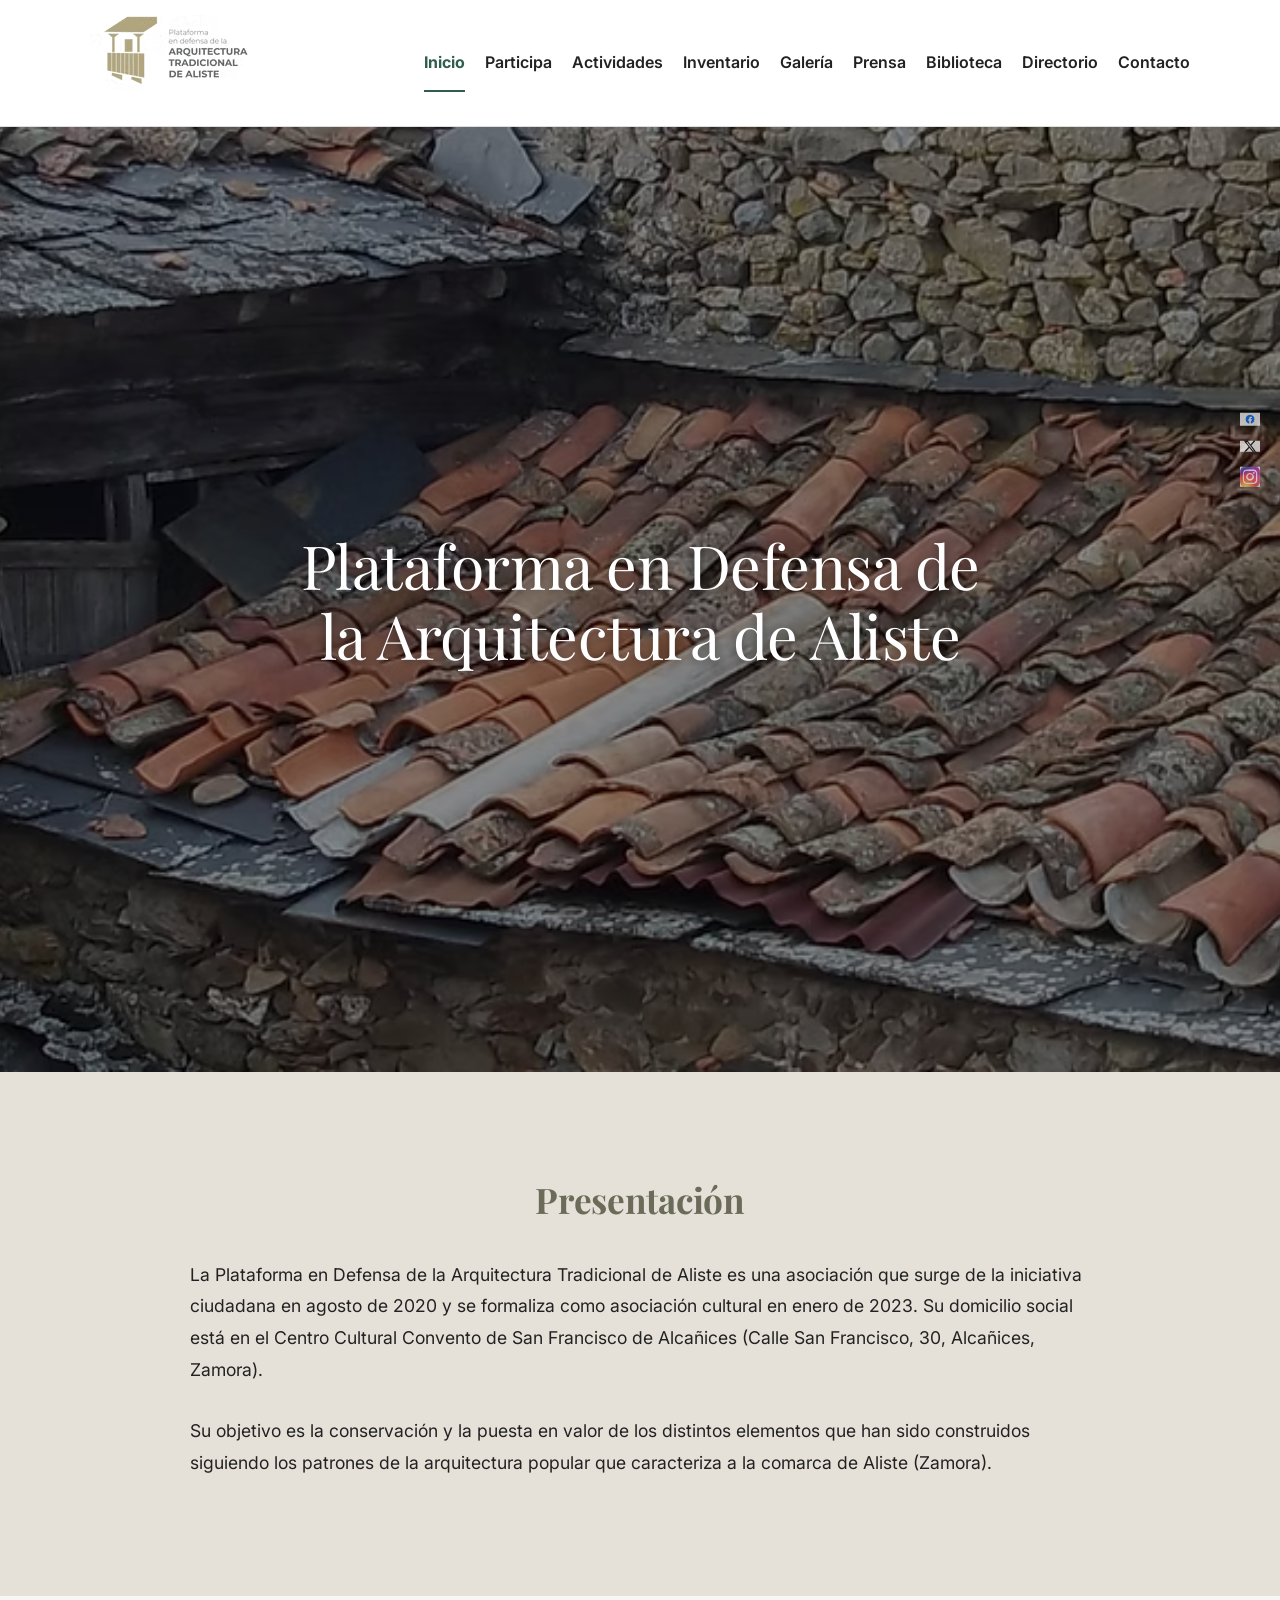
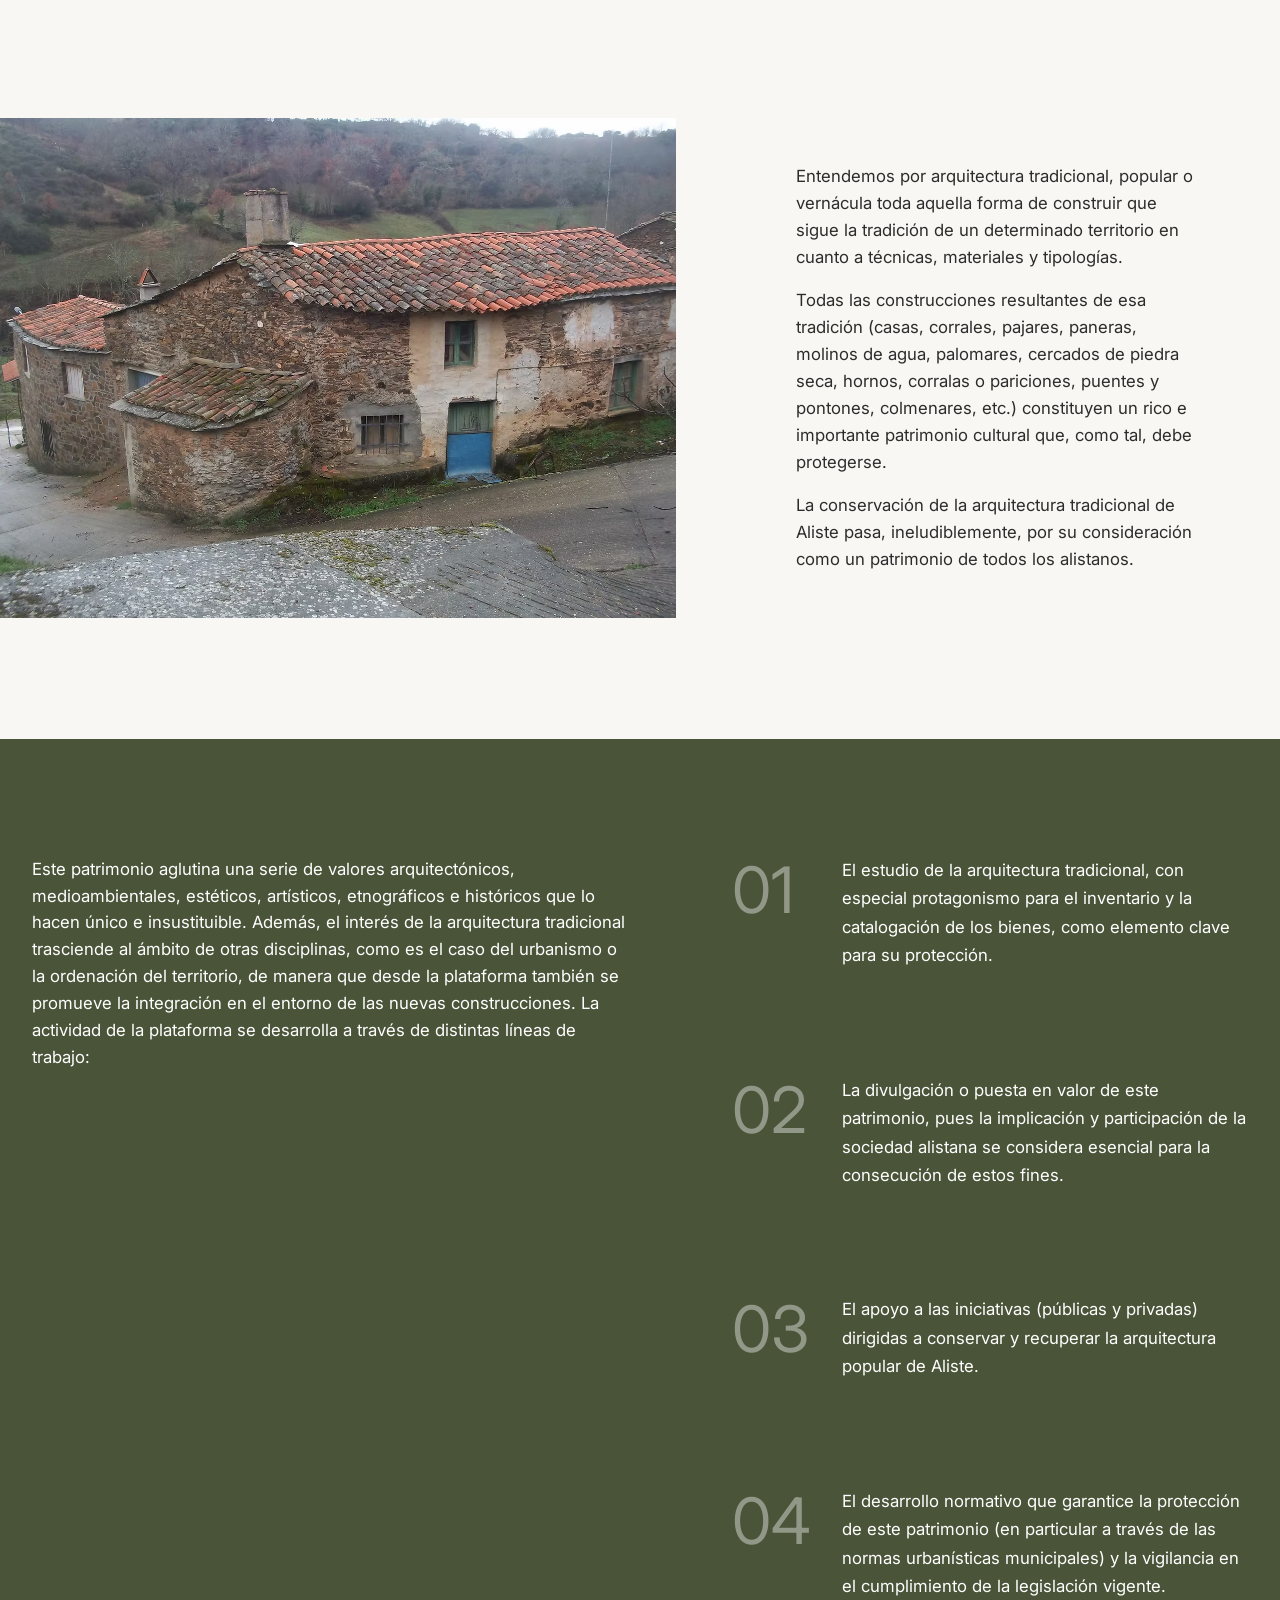
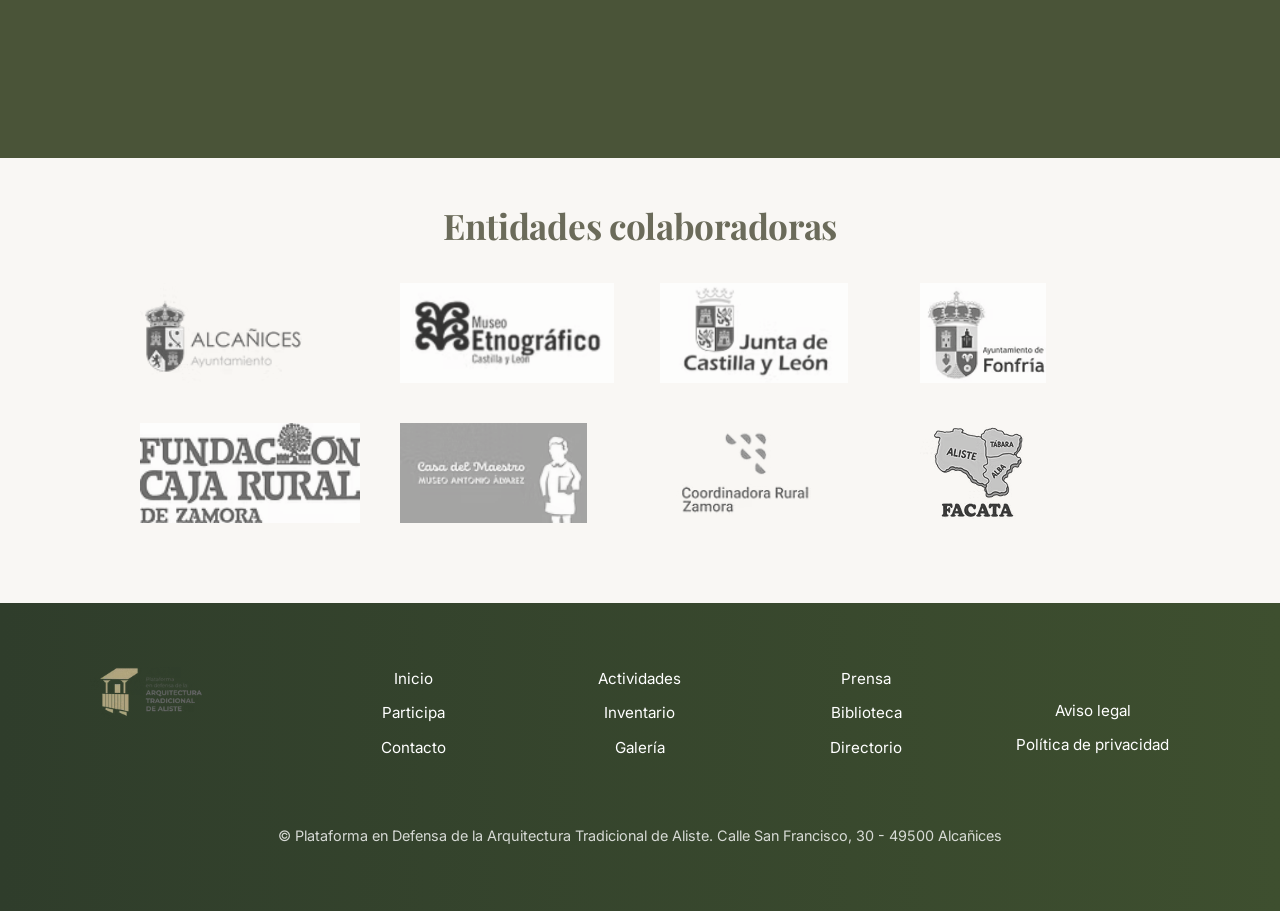
<file: index.html>
<!DOCTYPE html>
<html lang="es">
<head>
    <meta charset="UTF-8">
    <meta name="viewport" content="width=device-width, initial-scale=1.0">  <!-- 👈 AÑADIR -->
    <meta name="format-detection" content="telephone=no">
    <title>Plataforma en Defensa de la Arquitectura Tradicional de Aliste</title>
    <link rel="stylesheet" href="styles.css">
    <link href="https://fonts.googleapis.com/css2?family=Inter&family=Playfair+Display&display=swap" rel="stylesheet">
</head>


<body>

<header>
    <div class="header-container">
        <h1 class="logo">
            <a href="index.html">
                <span class="sr-only">Aliste Arquitectura</span>
                <img src="images/Logo-300x300.avif" alt="Plataforma en Defensa de la Arquitectura Tradicional de Aliste">
            </a>
        </h1>
        <button class="menu-toggle" aria-label="Abrir menú">
            <span></span>
            <span></span>
            <span></span>
        </button>
        <nav>
            <a href="index.html">Inicio</a>
            <a href="participa.html">Participa</a>
            <a href="actividades.html">Actividades</a>
            <a href="inventario.html">Inventario</a>
            <a href="galeria.html">Galería</a>
            <a href="prensa.html">Prensa</a>
            <a href="biblioteca.html">Biblioteca</a>
            <a href="directorio.html">Directorio</a>
            <a href="contacto.html">Contacto</a>
        </nav>  
    </div>
</header>

<main>

    <!-- HERO -->
<section class="hero">
    <h1>
        Plataforma en Defensa de la Arquitectura de Aliste
    </h1>
</section>

    <!-- SOBRE -->
<section class="presentacion reveal">
    <div class="container">

        <h2>Presentación</h2>

        <div class="presentacion-texto">
            <p>
             La Plataforma en Defensa de la Arquitectura Tradicional de Aliste es una asociación que surge de la iniciativa ciudadana en agosto de 2020 y se formaliza como asociación cultural en enero de 2023. Su domicilio social está en el Centro Cultural Convento de San Francisco de Alcañices (Calle San Francisco, 30, Alcañices, Zamora).
            </p>

            <p>     
            Su objetivo es la conservación y la puesta en valor de los distintos elementos que han sido construidos siguiendo los patrones de la arquitectura popular que caracteriza a la comarca de Aliste (Zamora).
            </p>
        </div>

    </div>
</section>

<section class="bloque-doble reveal">

    <div class="bloque-imagen">
        <img src="images/tejado.avif" alt="" alt="" loading="lazy">
    </div>

    <div class="bloque-texto">
        <div class="texto-wrapper">
        <p>

            Entendemos por arquitectura tradicional, popular o vernácula toda aquella forma de construir que sigue la tradición de un determinado territorio en cuanto a técnicas, materiales y tipologías.
        </p>
        <p>
            Todas las construcciones resultantes de esa tradición (casas, corrales, pajares, paneras, molinos de agua, palomares, cercados de piedra seca, hornos, corralas o pariciones, puentes y pontones, colmenares, etc.) constituyen un rico e importante patrimonio cultural que, como tal, debe protegerse.
        </p>
        <p>
            La conservación de la arquitectura tradicional de Aliste pasa, ineludiblemente, por su consideración como un patrimonio de todos los alistanos. 
        </p>
    </div>
        
    </div>

</section>

<section class="bloque-verde reveal">

    <div class="container bloque-verde-grid">

        <!-- TEXTO -->
        <div>
            <p>
                Este patrimonio aglutina una serie de valores arquitectónicos, medioambientales, estéticos, artísticos, etnográficos e históricos que lo hacen único e insustituible. Además, el interés de la arquitectura tradicional trasciende al ámbito de otras disciplinas, como es el caso del urbanismo o la ordenación del territorio, de manera que desde la plataforma también se promueve la integración en el entorno de las nuevas construcciones.

                La actividad de la plataforma se desarrolla a través de distintas líneas de trabajo:            </p>
        </div>

        <!-- LISTA -->
        <div class="lista">

            <div class="item">
                <span class="numero">01</span>
                <p>
                    El estudio de la arquitectura tradicional, con especial protagonismo para el inventario y la catalogación de los bienes, como elemento clave para su protección.
                </p>
            </div>

            <div class="item">
                <span class="numero">02</span>
                <p>
                    La divulgación o puesta en valor de este patrimonio, pues la implicación y participación de la sociedad alistana se considera esencial para la consecución de estos fines.
                </p>
            </div>

            <div class="item">
                <span class="numero">03</span>
                <p>
                    El apoyo a las iniciativas (públicas y privadas) dirigidas a conservar y recuperar la arquitectura popular de Aliste.
                </p>
            </div>

            <div class="item">
                <span class="numero">04</span>
                <p>
                    El desarrollo normativo que garantice la protección de este patrimonio (en particular a través de las normas urbanísticas municipales) y la vigilancia en el cumplimiento de la legislación vigente.
                </p>
            </div>

        </div>

    </div>

</section>


</div> 

    <!-- COLABORADORES -->
    <section id="colaboradores" class="reveal">
        <h2>Entidades colaboradoras</h2>

        <div class="logos">
            <a href="https://www.alcanices.es" target="_blank">
            <img src="images/Ayto-Alcanices.avif" alt="Ayuntamiento de Alcañices" alt="" loading="lazy">
            </a>
            <a href="https://www.alcanices.es" target="_blank">
                <img src="images/Muse-etno.png" alt="Museo Etnográfico" alt="" loading="lazy">
             </a>
            <a href="https://www.alcanices.es" target="_blank">
                <img src="images/Jcyl.png" alt="Junta de Castilla y León" alt="" loading="lazy">
            </a>
            <a href="https://www.alcanices.es" target="_blank">
                <img src="images/Ayto-Fonfria.avif" alt="Ayuntamiento de Fonfría" alt="" loading="lazy">
            </a>
            <a href="https://www.alcanices.es" target="_blank">
                <img src="images/FUNDACION CAJA RURAL ZAMORA LETRA VERDE.avif" alt="Fundación Caja Rural de Zamora" alt="" loading="lazy">
            </a>
            <a href="https://www.alcanices.es" target="_blank">
                <img src="images/Logo Casa del Maestro.avif" alt="Casa del Maestro" alt="" loading="lazy">
            </a>
            <a href="https://www.alcanices.es" target="_blank">
                <img src="images/Logo Coordinadora Rural.avif" alt="Coordinadora Rural Zamora" alt="" loading="lazy">
            </a>
            <a href="https://www.alcanices.es" target="_blank">
                <img src="images/Logo FACATA.avif" alt="FACATA" alt="" loading="lazy">
            </a>
        </div>
    </section>
</div>
</main>

<footer class="footer">

    <div class="footer-container">

        <!-- Logo -->
        <div class="footer-col">
            <a href="index.html" class="footer-logo">
                <img src="images/Logo-300x300.avif" alt="Aliste Arquitectura" alt="" loading="lazy">
            </a>
        </div>

        <!-- Columna 1 -->
        <div class="footer-col">
            <a href="index.html">Inicio</a>
            <a href="participa.html">Participa</a>
            <a href="contacto.html">Contacto</a>
        </div>

        <!-- Columna 2 -->
        <div class="footer-col">
            <a href="actividades.html">Actividades</a>
            <a href="inventario.html">Inventario</a>
            <a href="galeria.html">Galería</a>
        </div>

        <!-- Columna 3 -->
        <div class="footer-col">
            <a href="prensa.html">Prensa</a>
            <a href="biblioteca.html">Biblioteca</a>
            <a href="directorio.html">Directorio</a>
        </div>

        <!-- Legal -->
        <div class="footer-col footer-legal">
            <a href="#">Aviso legal</a>
            <a href="#">Política de privacidad</a>
        </div>

    </div>

    <div class="footer-bottom">
        © Plataforma en Defensa de la Arquitectura Tradicional de Aliste.
        Calle San Francisco, 30 - 49500 Alcañices
    </div>

</footer>

<div class="social-fixed">
    <a href="#"><img src="images/facebook.png" alt="Facebook"></a>
    <a href="#"><img src="images/X.png" alt="X"></a>
    <a href="#"><img src="images/Instagram.jpeg" alt="Instagram"></a>
</div>

<div class="menu-overlay"></div>

<script src="script.js"></script>

</body>
</html>
</file>
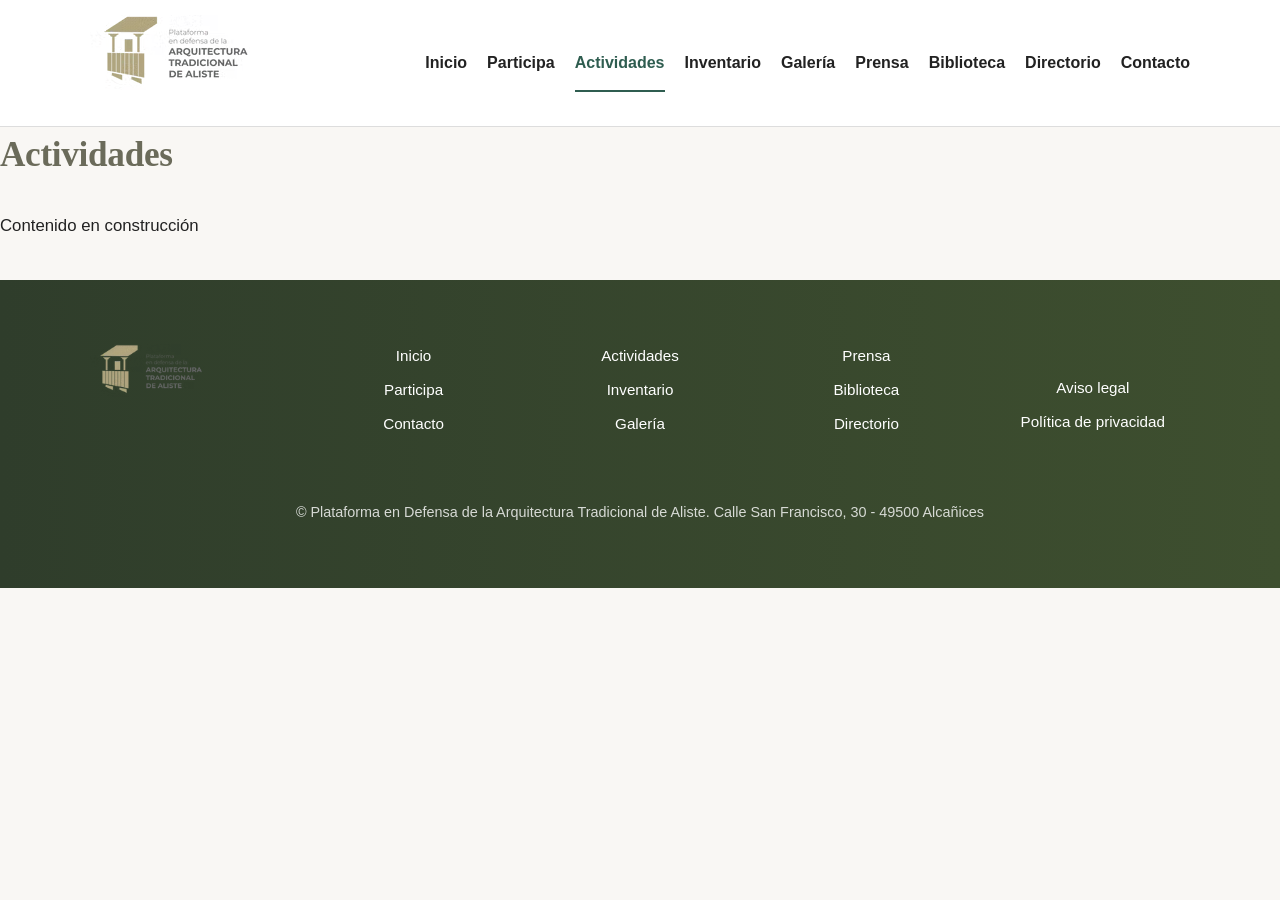
<file: actividades.html>
<!DOCTYPE html>
<html lang="es">
<head>
    <meta charset="UTF-8">
    <title>Plataforma en Defensa de la Arquitectura Tradicional de Aliste</title>
    <link rel="stylesheet" href="styles.css">
</head>
<body>

<header>
    <div class="header-container">
        <h1 class="logo">
            <a href="index.html">
                <span class="sr-only">Aliste Arquitectura</span>
                <img src="images/Logo-300x300.avif" alt="Plataforma en Defensa de la Arquitectura Tradicional de Aliste">
            </a>
       </h1>
        <nav>
            <a href="index.html">Inicio</a>
            <a href="participa.html">Participa</a>
            <a href="actividades.html">Actividades</a>
            <a href="inventario.html">Inventario</a>
            <a href="galeria.html">Galería</a>
            <a href="prensa.html">Prensa</a>
            <a href="biblioteca.html">Biblioteca</a>
            <a href="directorio.html">Directorio</a>
            <a href="contacto.html">Contacto</a>
        </nav>
    </div>
</header>

<main>
    <h2>Actividades</h2>
    <p>Contenido en construcción</p>
</main>

<footer class="footer">

    <div class="footer-container">

        <!-- Logo -->
        <div class="footer-col">
            <a href="index.html" class="footer-logo">
                <img src="images/Logo-300x300.avif" alt="Aliste Arquitectura">
            </a>
        </div>

        <!-- Columna 1 -->
        <div class="footer-col">
            <a href="index.html">Inicio</a>
            <a href="participa.html">Participa</a>
            <a href="contacto.html">Contacto</a>
        </div>

        <!-- Columna 2 -->
        <div class="footer-col">
            <a href="actividades.html">Actividades</a>
            <a href="inventario.html">Inventario</a>
            <a href="galeria.html">Galería</a>
        </div>

        <!-- Columna 3 -->
        <div class="footer-col">
            <a href="prensa.html">Prensa</a>
            <a href="biblioteca.html">Biblioteca</a>
            <a href="directorio.html">Directorio</a>
        </div>

        <!-- Legal -->
        <div class="footer-col footer-legal">
            <a href="#">Aviso legal</a>
            <a href="#">Política de privacidad</a>
        </div>

    </div>

    <div class="footer-bottom">
        © Plataforma en Defensa de la Arquitectura Tradicional de Aliste.
        Calle San Francisco, 30 - 49500 Alcañices
    </div>

</footer>


<script src="script.js"></script>
</body>
</html>
</file>
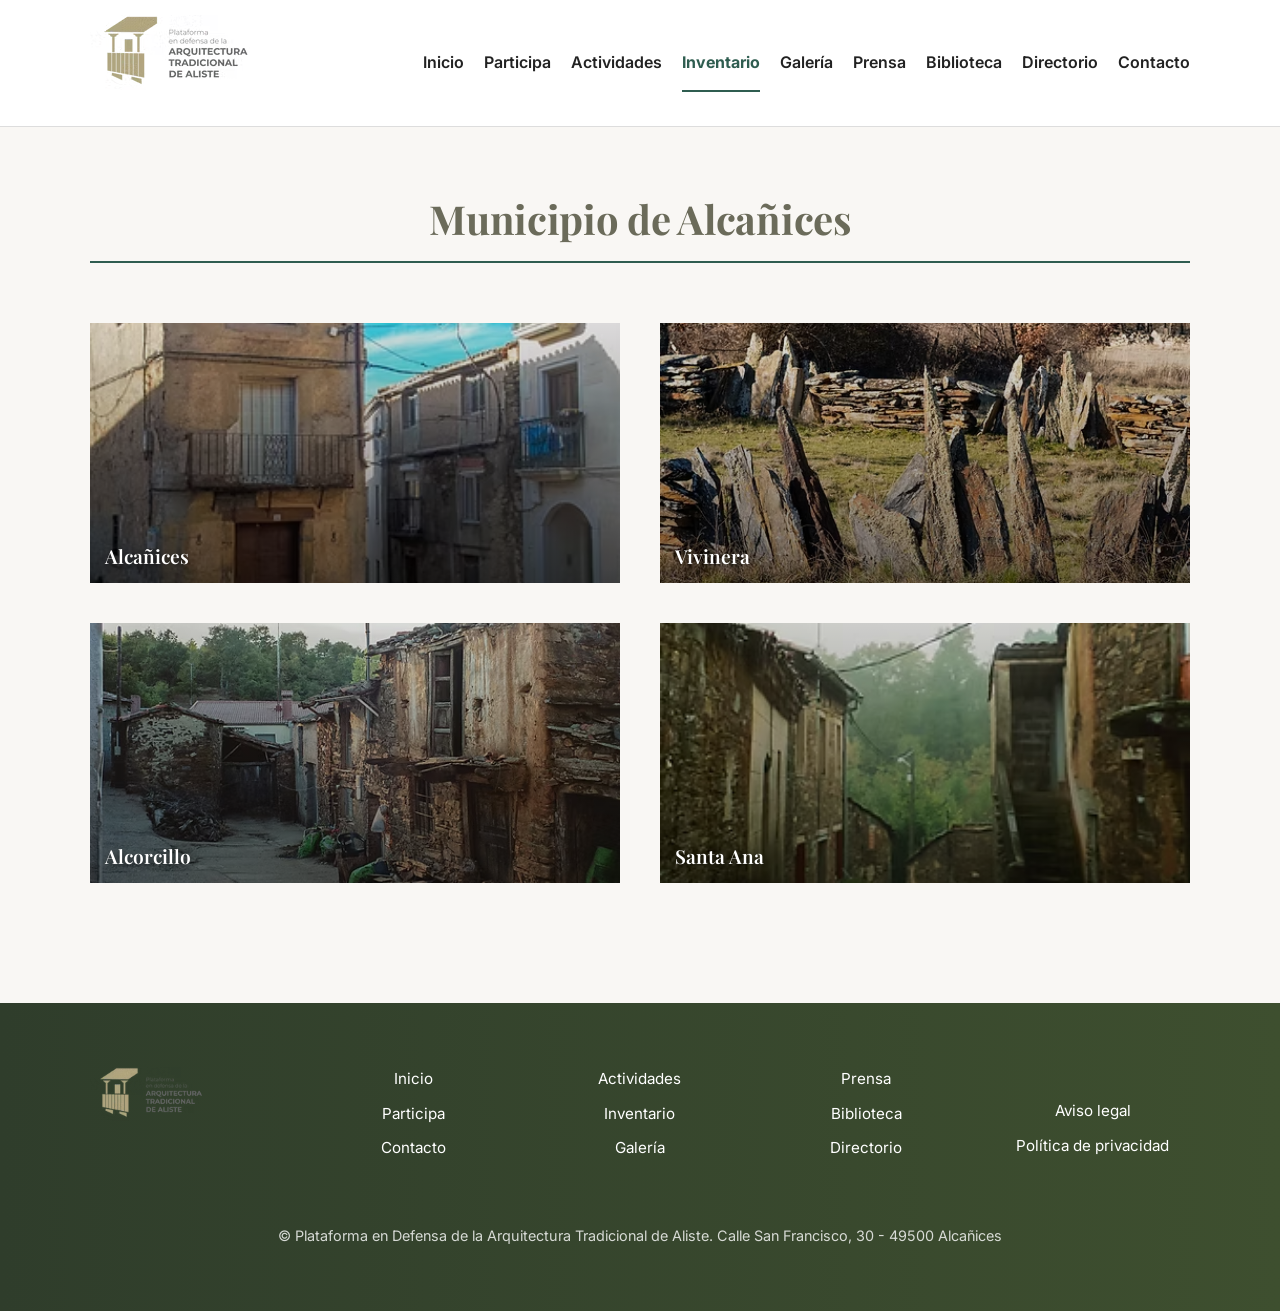
<file: alcanices.html>
<!DOCTYPE html>
<html lang="es">
<head>
    <meta charset="UTF-8">
    <meta name="viewport" content="width=device-width, initial-scale=1.0">
    <meta name="format-detection" content="telephone=no">
    <title>Alcañices | Inventario</title>

    <link rel="stylesheet" href="styles.css">
    <link href="https://fonts.googleapis.com/css2?family=Inter&family=Playfair+Display&display=swap" rel="stylesheet">
</head>

<body>

<header>
    <div class="header-container">
        <h1 class="logo">
            <a href="index.html">
                <span class="sr-only">Aliste Arquitectura</span>
                <img src="images/Logo-300x300.avif" alt="Plataforma en Defensa de la Arquitectura Tradicional de Aliste">
            </a>
        </h1>

        <button class="menu-toggle" aria-label="Abrir menú">
            <span></span>
            <span></span>
            <span></span>
        </button>

        <nav>
            <a href="index.html">Inicio</a>
            <a href="participa.html">Participa</a>
            <a href="actividades.html">Actividades</a>
            <a href="inventario.html" class="active">Inventario</a>
            <a href="galeria.html">Galería</a>
            <a href="prensa.html">Prensa</a>
            <a href="biblioteca.html">Biblioteca</a>
            <a href="directorio.html">Directorio</a>
            <a href="contacto.html">Contacto</a>
        </nav>
    </div>
</header>

<main>

    <!-- HERO MINI -->
    <section class="hero-mini">
        <div class="container">
            <h1>Municipio de Alcañices</h1>
            <div class="linea"></div>
        </div>
    </section>

    <!-- GRID PEDANÍAS -->
    <section class="municipio">
        <div class="container">

            <div class="municipio-grid">

                <a href="alcanices-alcanices.html" class="municipio-item">
                    <h3>Alcañices</h3>
                    <img src="images/inventario/alcanices/alcanices2.avif" alt="">
                </a>

                <a href="alcanices-vivinera.html" class="municipio-item">
                    <h3>Vivinera</h3>
                    <img src="images/inventario/alcanices/vivinera.avif" alt="">
                </a>

                <a href="alcanices-alcorcillo.html" class="municipio-item">
                    <h3>Alcorcillo</h3>
                    <img src="images/inventario/alcanices/alcorcillo.avif" alt="">
                </a>

                <a href="alcanices-santaana.html" class="municipio-item">
                    <h3>Santa Ana</h3>
                    <img src="images/inventario/alcanices/santa-ana.avif" alt="">
                </a>

            </div>

        </div>
    </section>

</main>


<footer class="footer">

    <div class="footer-container">

        <!-- Logo -->
        <div class="footer-col">
            <a href="index.html" class="footer-logo">
                <img src="images/Logo-300x300.avif" alt="Aliste Arquitectura" alt="" loading="lazy">
            </a>
        </div>

        <!-- Columna 1 -->
        <div class="footer-col">
            <a href="index.html">Inicio</a>
            <a href="participa.html">Participa</a>
            <a href="contacto.html">Contacto</a>
        </div>

        <!-- Columna 2 -->
        <div class="footer-col">
            <a href="actividades.html">Actividades</a>
            <a href="inventario.html">Inventario</a>
            <a href="galeria.html">Galería</a>
        </div>

        <!-- Columna 3 -->
        <div class="footer-col">
            <a href="prensa.html">Prensa</a>
            <a href="biblioteca.html">Biblioteca</a>
            <a href="directorio.html">Directorio</a>
        </div>

        <!-- Legal -->
        <div class="footer-col footer-legal">
            <a href="#">Aviso legal</a>
            <a href="#">Política de privacidad</a>
        </div>

    </div>

    <div class="footer-bottom">
        © Plataforma en Defensa de la Arquitectura Tradicional de Aliste.
        Calle San Francisco, 30 - 49500 Alcañices
    </div>

</footer>

<div class="menu-overlay"></div>

<script src="script.js"></script>

</body>
</html>
</file>
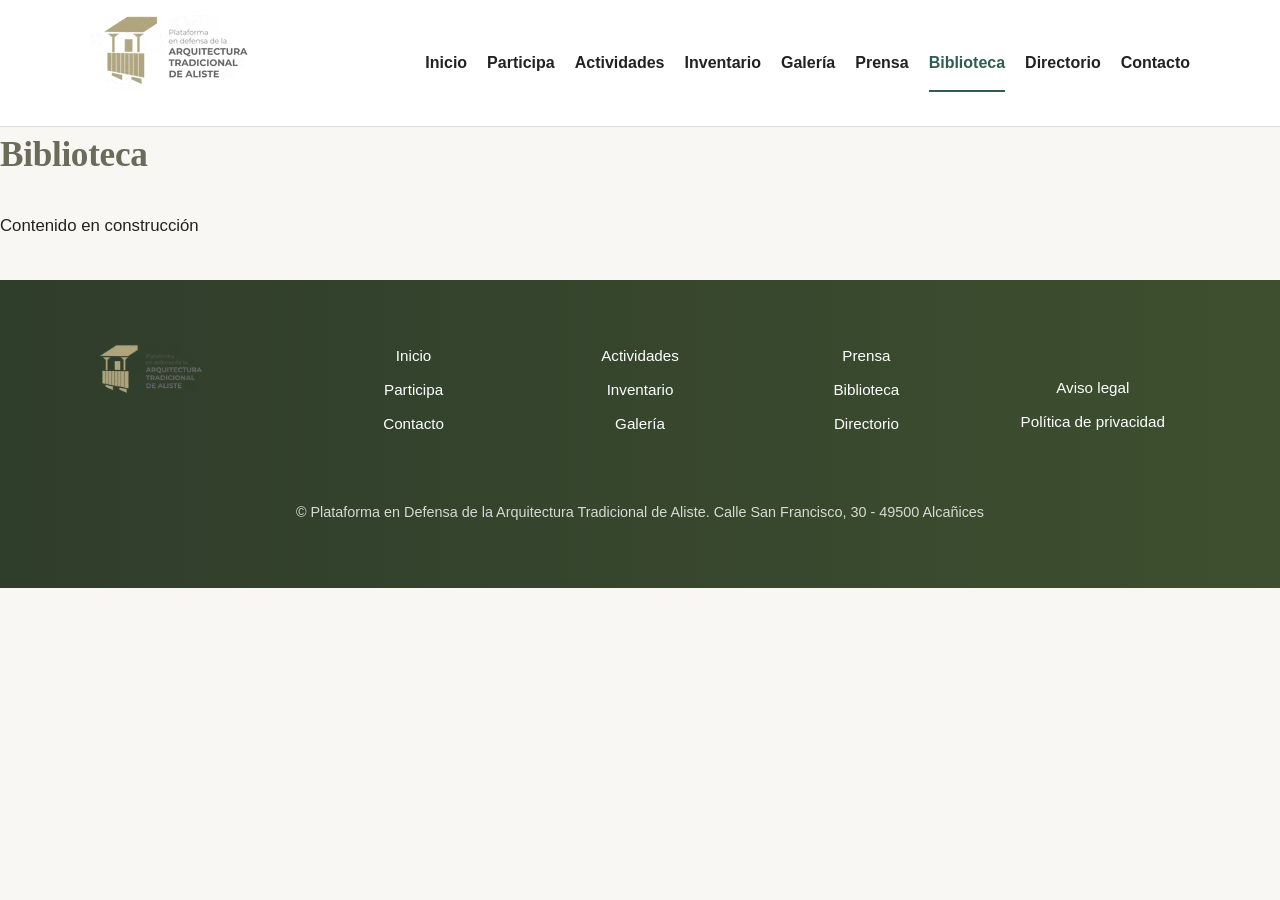
<file: biblioteca.html>
<!DOCTYPE html>
<html lang="es">
<head>
    <meta charset="UTF-8">
    <title>Plataforma en Defensa de la Arquitectura Tradicional de Aliste</title>
    <link rel="stylesheet" href="styles.css">
</head>
<body>

<header>
    <div class="header-container">
        <h1 class="logo">
            <a href="index.html">
                <span class="sr-only">Aliste Arquitectura</span>
                <img src="images/Logo-300x300.avif" alt="Plataforma en Defensa de la Arquitectura Tradicional de Aliste">
            </a>
        </h1>

        <nav>
            <a href="index.html">Inicio</a>
            <a href="participa.html">Participa</a>
            <a href="actividades.html">Actividades</a>
            <a href="inventario.html">Inventario</a>
            <a href="galeria.html">Galería</a>
            <a href="prensa.html">Prensa</a>
            <a href="biblioteca.html">Biblioteca</a>
            <a href="directorio.html">Directorio</a>
            <a href="contacto.html">Contacto</a>
        </nav>
    </div>
</header>

<main>
    <h2>Biblioteca</h2>
    <p>Contenido en construcción</p>
</main>

<footer class="footer">

    <div class="footer-container">

        <!-- Logo -->
        <div class="footer-col">
            <a href="index.html" class="footer-logo">
                <img src="images/Logo-300x300.avif" alt="Aliste Arquitectura">
            </a>
        </div>

        <!-- Columna 1 -->
        <div class="footer-col">
            <a href="index.html">Inicio</a>
            <a href="participa.html">Participa</a>
            <a href="contacto.html">Contacto</a>
        </div>

        <!-- Columna 2 -->
        <div class="footer-col">
            <a href="actividades.html">Actividades</a>
            <a href="inventario.html">Inventario</a>
            <a href="galeria.html">Galería</a>
        </div>

        <!-- Columna 3 -->
        <div class="footer-col">
            <a href="prensa.html">Prensa</a>
            <a href="biblioteca.html">Biblioteca</a>
            <a href="directorio.html">Directorio</a>
        </div>

        <!-- Legal -->
        <div class="footer-col footer-legal">
            <a href="#">Aviso legal</a>
            <a href="#">Política de privacidad</a>
        </div>

    </div>

    <div class="footer-bottom">
        © Plataforma en Defensa de la Arquitectura Tradicional de Aliste.
        Calle San Francisco, 30 - 49500 Alcañices
    </div>

</footer>


<script src="script.js"></script>
</body>
</html>
</file>
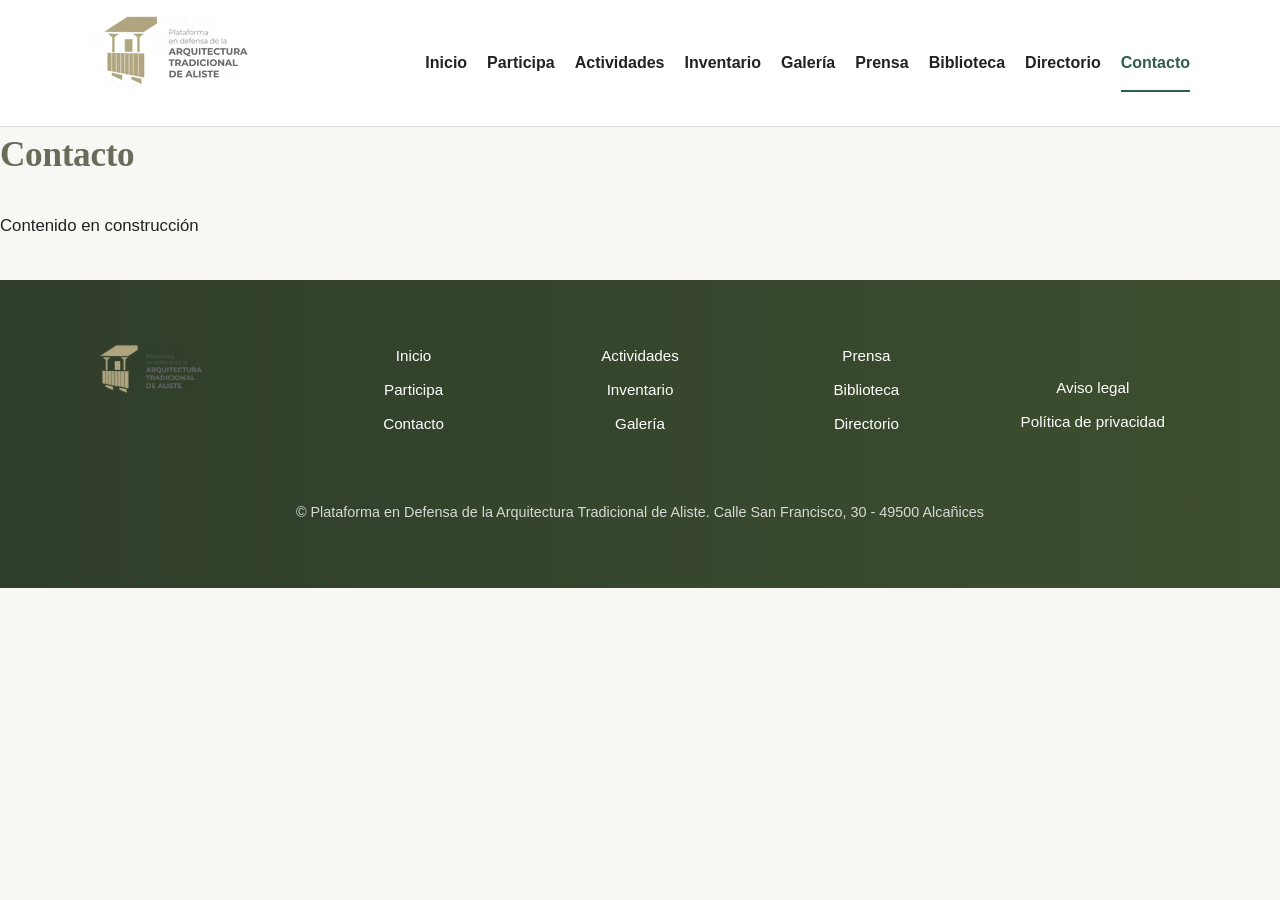
<file: contacto.html>
<!DOCTYPE html>
<html lang="es">
<head>
    <meta charset="UTF-8">
    <title>Plataforma en Defensa de la Arquitectura Tradicional de Aliste</title>
    <link rel="stylesheet" href="styles.css">
</head>
<body>

<header>
    <div class="header-container">
        <h1 class="logo">
            <a href="index.html">
                <span class="sr-only">Aliste Arquitectura</span>
                <img src="images/Logo-300x300.avif" alt="Plataforma en Defensa de la Arquitectura Tradicional de Aliste">
            </a>
        </h1>

        <nav>
            <a href="index.html">Inicio</a>
            <a href="participa.html">Participa</a>
            <a href="actividades.html">Actividades</a>
            <a href="inventario.html">Inventario</a>
            <a href="galeria.html">Galería</a>
            <a href="prensa.html">Prensa</a>
            <a href="biblioteca.html">Biblioteca</a>
            <a href="directorio.html">Directorio</a>
            <a href="contacto.html">Contacto</a>
        </nav>
    </div>
</header>

<main>
    <h2>Contacto</h2>
    <p>Contenido en construcción</p>
</main>

<footer class="footer">

    <div class="footer-container">

        <!-- Logo -->
        <div class="footer-col">
            <a href="index.html" class="footer-logo">
                <img src="images/Logo-300x300.avif" alt="Aliste Arquitectura">
            </a>
        </div>

        <!-- Columna 1 -->
        <div class="footer-col">
            <a href="index.html">Inicio</a>
            <a href="participa.html">Participa</a>
            <a href="contacto.html">Contacto</a>
        </div>

        <!-- Columna 2 -->
        <div class="footer-col">
            <a href="actividades.html">Actividades</a>
            <a href="inventario.html">Inventario</a>
            <a href="galeria.html">Galería</a>
        </div>

        <!-- Columna 3 -->
        <div class="footer-col">
            <a href="prensa.html">Prensa</a>
            <a href="biblioteca.html">Biblioteca</a>
            <a href="directorio.html">Directorio</a>
        </div>

        <!-- Legal -->
        <div class="footer-col footer-legal">
            <a href="#">Aviso legal</a>
            <a href="#">Política de privacidad</a>
        </div>

    </div>

    <div class="footer-bottom">
        © Plataforma en Defensa de la Arquitectura Tradicional de Aliste.
        Calle San Francisco, 30 - 49500 Alcañices
    </div>

</footer>


<script src="script.js"></script>
</body>
</html>
</file>
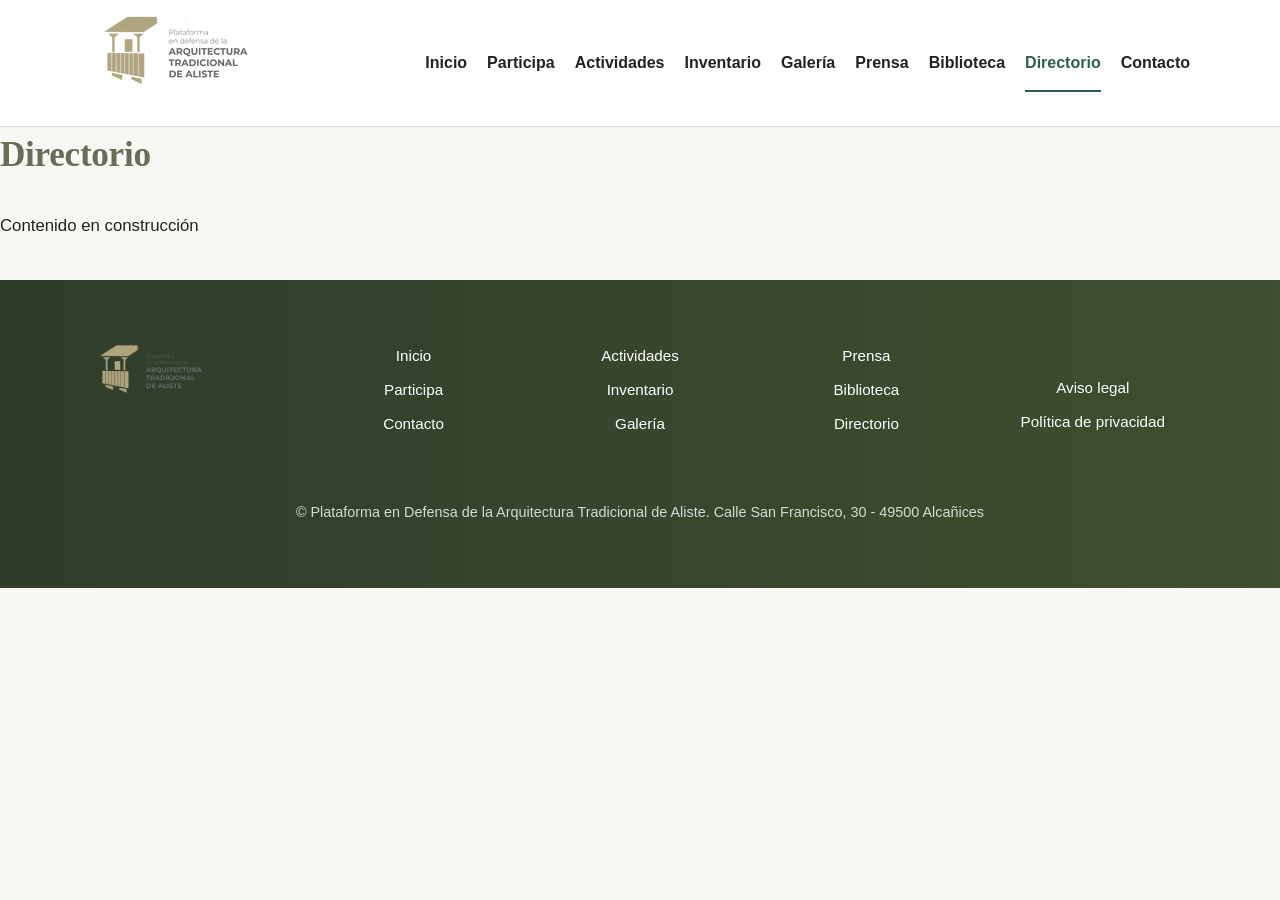
<file: directorio.html>
<!DOCTYPE html>
<html lang="es">
<head>
    <meta charset="UTF-8">
    <title>Plataforma en Defensa de la Arquitectura Tradicional de Aliste</title>
    <link rel="stylesheet" href="styles.css">
</head>
<body>

<header>
    <div class="header-container">
        <h1 class="logo">
            <a href="index.html">
                <span class="sr-only">Aliste Arquitectura</span>
                <img src="images/Logo-300x300.avif" alt="Plataforma en Defensa de la Arquitectura Tradicional de Aliste">
            </a>
        </h1>

        <nav>
            <a href="index.html">Inicio</a>
            <a href="participa.html">Participa</a>
            <a href="actividades.html">Actividades</a>
            <a href="inventario.html">Inventario</a>
            <a href="galeria.html">Galería</a>
            <a href="prensa.html">Prensa</a>
            <a href="biblioteca.html">Biblioteca</a>
            <a href="directorio.html">Directorio</a>
            <a href="contacto.html">Contacto</a>
        </nav>
    </div>
</header>

<main>
    <h2>Directorio</h2>
    <p>Contenido en construcción</p>
</main>

<footer class="footer">

    <div class="footer-container">

        <!-- Logo -->
        <div class="footer-col">
            <a href="index.html" class="footer-logo">
                <img src="images/Logo-300x300.avif" alt="Aliste Arquitectura">
            </a>
        </div>

        <!-- Columna 1 -->
        <div class="footer-col">
            <a href="index.html">Inicio</a>
            <a href="participa.html">Participa</a>
            <a href="contacto.html">Contacto</a>
        </div>

        <!-- Columna 2 -->
        <div class="footer-col">
            <a href="actividades.html">Actividades</a>
            <a href="inventario.html">Inventario</a>
            <a href="galeria.html">Galería</a>
        </div>

        <!-- Columna 3 -->
        <div class="footer-col">
            <a href="prensa.html">Prensa</a>
            <a href="biblioteca.html">Biblioteca</a>
            <a href="directorio.html">Directorio</a>
        </div>

        <!-- Legal -->
        <div class="footer-col footer-legal">
            <a href="#">Aviso legal</a>
            <a href="#">Política de privacidad</a>
        </div>

    </div>

    <div class="footer-bottom">
        © Plataforma en Defensa de la Arquitectura Tradicional de Aliste.
        Calle San Francisco, 30 - 49500 Alcañices
    </div>

</footer>


<script src="script.js"></script>
</body>
</html>
</file>
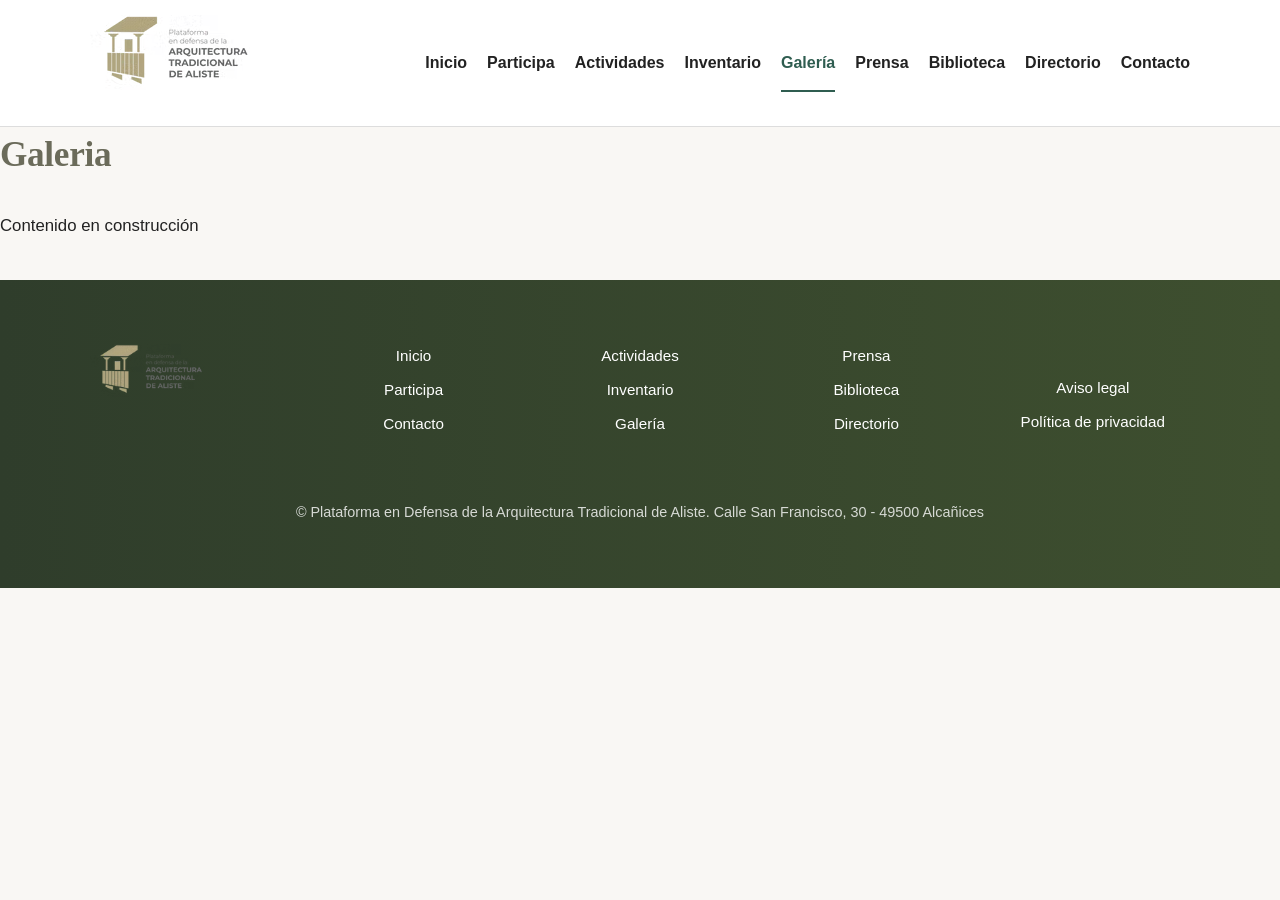
<file: galeria.html>
<!DOCTYPE html>
<html lang="es">
<head>
    <meta charset="UTF-8">
    <title>Plataforma en Defensa de la Arquitectura Tradicional de Aliste</title>
    <link rel="stylesheet" href="styles.css">
</head>
<body>

<header>
    <div class="header-container">
        <h1 class="logo">
            <a href="index.html">
                <span class="sr-only">Aliste Arquitectura</span>
                <img src="images/Logo-300x300.avif" alt="Plataforma en Defensa de la Arquitectura Tradicional de Aliste">
            </a>
        </h1>

        <nav>
            <a href="index.html">Inicio</a>
            <a href="participa.html">Participa</a>
            <a href="actividades.html">Actividades</a>
            <a href="inventario.html">Inventario</a>
            <a href="galeria.html">Galería</a>
            <a href="prensa.html">Prensa</a>
            <a href="biblioteca.html">Biblioteca</a>
            <a href="directorio.html">Directorio</a>
            <a href="contacto.html">Contacto</a>
        </nav>
    </div>
</header>

<main>
    <h2>Galeria</h2>
    <p>Contenido en construcción</p>
</main>

<footer class="footer">

    <div class="footer-container">

        <!-- Logo -->
        <div class="footer-col">
            <a href="index.html" class="footer-logo">
                <img src="images/Logo-300x300.avif" alt="Aliste Arquitectura">
            </a>
        </div>

        <!-- Columna 1 -->
        <div class="footer-col">
            <a href="index.html">Inicio</a>
            <a href="participa.html">Participa</a>
            <a href="contacto.html">Contacto</a>
        </div>

        <!-- Columna 2 -->
        <div class="footer-col">
            <a href="actividades.html">Actividades</a>
            <a href="inventario.html">Inventario</a>
            <a href="galeria.html">Galería</a>
        </div>

        <!-- Columna 3 -->
        <div class="footer-col">
            <a href="prensa.html">Prensa</a>
            <a href="biblioteca.html">Biblioteca</a>
            <a href="directorio.html">Directorio</a>
        </div>

        <!-- Legal -->
        <div class="footer-col footer-legal">
            <a href="#">Aviso legal</a>
            <a href="#">Política de privacidad</a>
        </div>

    </div>

    <div class="footer-bottom">
        © Plataforma en Defensa de la Arquitectura Tradicional de Aliste.
        Calle San Francisco, 30 - 49500 Alcañices
    </div>

</footer>


<script src="script.js"></script>
</body>
</html>
</file>
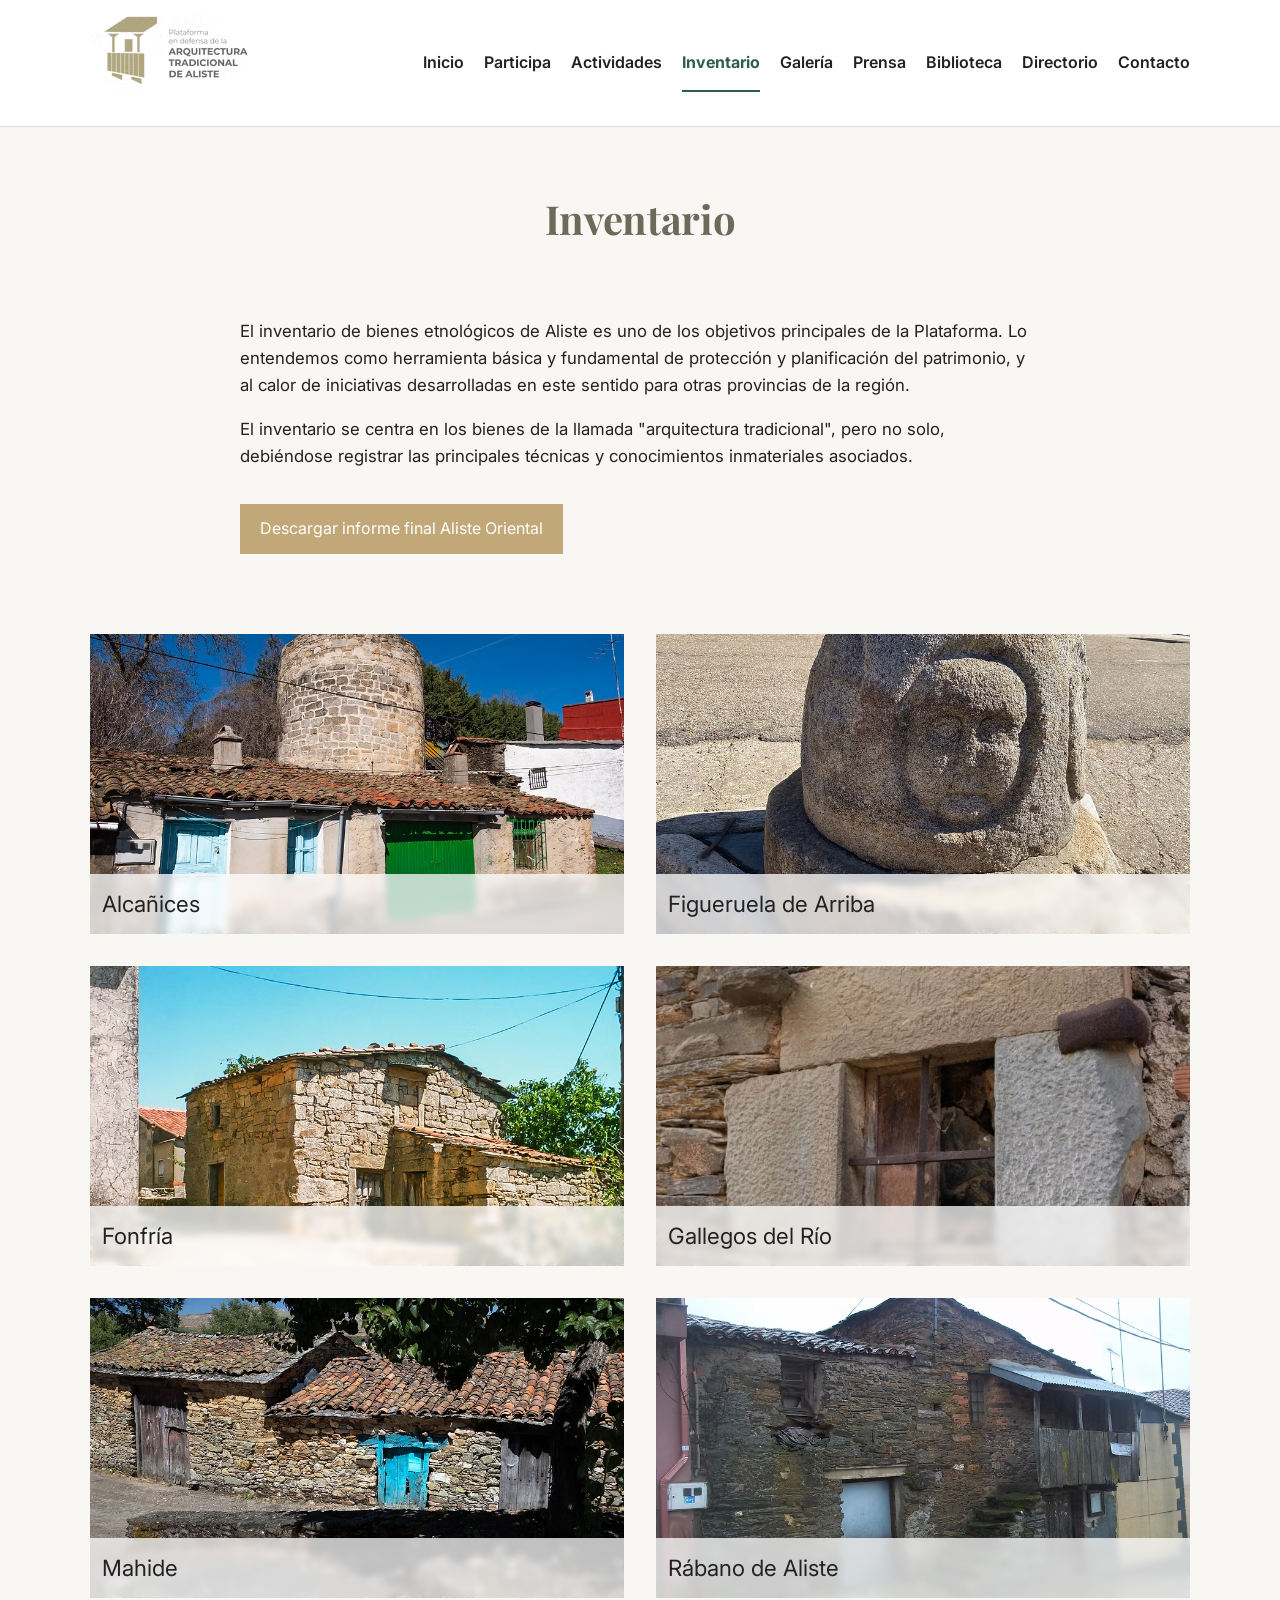
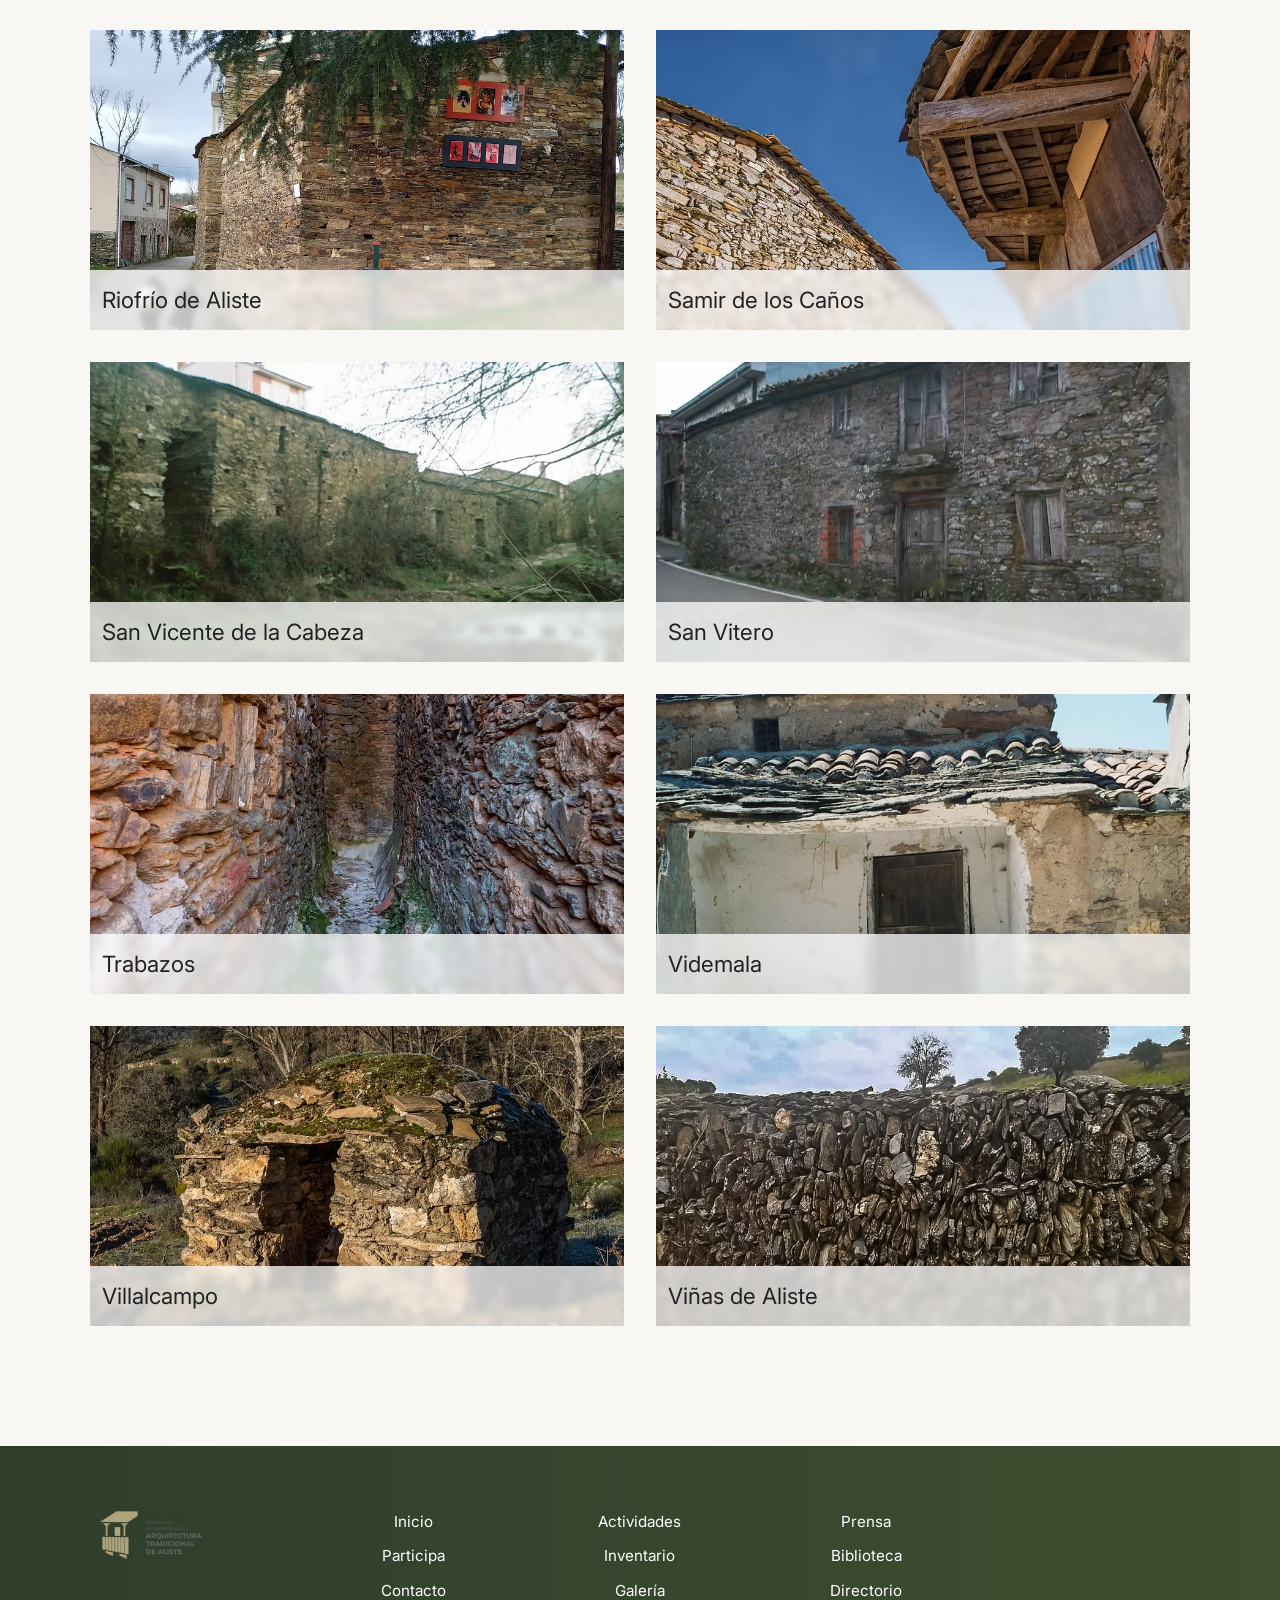
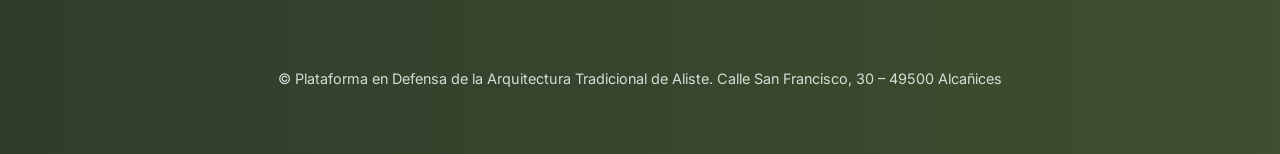
<file: inventario.html>
<!DOCTYPE html>
<html lang="es">
<head>
    <meta charset="UTF-8">
    <meta name="viewport" content="width=device-width, initial-scale=1.0">
    <meta name="format-detection" content="telephone=no">
    <title>Inventario | Arquitectura Tradicional de Aliste</title>

    <link rel="stylesheet" href="styles.css">
    <link href="https://fonts.googleapis.com/css2?family=Inter&family=Playfair+Display&display=swap" rel="stylesheet">
</head>

<body>

<header>
    <div class="header-container">
        <h1 class="logo">
            <a href="index.html">
                <span class="sr-only">Aliste Arquitectura</span>
                <img src="images/Logo-300x300.avif" alt="Plataforma en Defensa de la Arquitectura Tradicional de Aliste">
            </a>
        </h1>

        <button class="menu-toggle" aria-label="Abrir menú">
            <span></span>
            <span></span>
            <span></span>
        </button>

        <nav>
            <a href="index.html">Inicio</a>
            <a href="participa.html">Participa</a>
            <a href="actividades.html">Actividades</a>
            <a href="inventario.html" class="active">Inventario</a>
            <a href="galeria.html">Galería</a>
            <a href="prensa.html">Prensa</a>
            <a href="biblioteca.html">Biblioteca</a>
            <a href="directorio.html">Directorio</a>
            <a href="contacto.html">Contacto</a>
        </nav>
    </div>
</header>

<main>

    <!-- HERO MINI -->
    <section class="hero-mini">
        <h1>Inventario</h1>
    </section>

    <!-- INTRO -->
    <section class="contenido">
        <div class="container">

            <p>
                El inventario de bienes etnológicos de Aliste es uno de los objetivos principales de la Plataforma. 
                Lo entendemos como herramienta básica y fundamental de protección y planificación del patrimonio, 
                y al calor de iniciativas desarrolladas en este sentido para otras provincias de la región.
            </p>

            <p>
                El inventario se centra en los bienes de la llamada "arquitectura tradicional", pero no solo, 
                debiéndose registrar las principales técnicas y conocimientos inmateriales asociados.
            </p>

            <a href="#" class="button">Descargar informe final Aliste Oriental</a>

        </div>
    </section>

    <!-- GRID INVENTARIO -->
    <section class="inventario">
        <div class="container">

            <div class="inventario-grid">

                <!-- ITEM -->
                <a href="alcanices.html" class="card">
                    <img src="images/inventario/alcanices.avif" alt="Alcañices">
                    <span class="card-title">Alcañices</span>
                </a>

                <a href="#" class="card">
                    <img src="images/inventario/figueruela.avif" alt="Figueruela de Arriba">
                    <span class="card-title">Figueruela de Arriba</span>
                </a>

                <a href="#" class="card">
                    <img src="images/inventario/fonfria.avif" alt="Fonfría">
                    <span class="card-title">Fonfría</span>
                </a>

                <a href="#" class="card">
                    <img src="images/inventario/gallegos.avif" alt="Gallegos del Río">
                    <span class="card-title">Gallegos del Río</span>
                </a>

                <a href="#" class="card">
                    <img src="images/inventario/mahide.avif" alt="Mahide">
                    <span class="card-title">Mahide</span>
                </a>

                <a href="#" class="card">
                    <img src="images/inventario/rabano.avif" alt="Rábano de Aliste">
                    <span class="card-title">Rábano de Aliste</span>
                </a>

                <a href="#" class="card">
                    <img src="images/inventario/riofrio.avif" alt="Riofrío de Aliste">
                    <span class="card-title">Riofrío de Aliste</span>
                </a>

                <a href="#" class="card">
                    <img src="images/inventario/samir.avif" alt="Samir de los Caños">
                    <span class="card-title">Samir de los Caños</span>
                </a>

                <a href="#" class="card">
                    <img src="images/inventario/san-vicente.avif" alt="San Vicente de la Cabeza">
                    <span class="card-title">San Vicente de la Cabeza</span>
                </a>

                <a href="#" class="card">
                    <img src="images/inventario/san-vitero.avif" alt="San Vitero">
                    <span class="card-title">San Vitero</span>
                </a>

                <a href="#" class="card">
                    <img src="images/inventario/trabazos.avif" alt="Trabazos">
                    <span class="card-title">Trabazos</span>
                </a>

                <a href="#" class="card">
                    <img src="images/inventario/videmala.avif" alt="Videmala">
                    <span class="card-title">Videmala</span>
                </a>

                <a href="#" class="card">
                    <img src="images/inventario/villalcampo.avif" alt="Villalcampo">
                    <span class="card-title">Villalcampo</span>
                </a>

                <a href="#" class="card">
                    <img src="images/inventario/vinas.avif" alt="Viñas de Aliste">
                    <span class="card-title">Viñas de Aliste</span>
                </a>

            </div>

        </div>
    </section>

</main>

<footer class="footer">

    <div class="footer-container">

        <div class="footer-col">
            <a href="index.html" class="footer-logo">
                <img src="images/Logo-300x300.avif" alt="Aliste Arquitectura">
            </a>
        </div>

        <div class="footer-col">
            <a href="index.html">Inicio</a>
            <a href="participa.html">Participa</a>
            <a href="contacto.html">Contacto</a>
        </div>

        <div class="footer-col">
            <a href="actividades.html">Actividades</a>
            <a href="inventario.html">Inventario</a>
            <a href="galeria.html">Galería</a>
        </div>

        <div class="footer-col">
            <a href="prensa.html">Prensa</a>
            <a href="biblioteca.html">Biblioteca</a>
            <a href="directorio.html">Directorio</a>
        </div>

    </div>

    <div class="footer-bottom">
        © Plataforma en Defensa de la Arquitectura Tradicional de Aliste.
        Calle San Francisco, 30 – 49500 Alcañices
    </div>

</footer>

<div class="menu-overlay"></div>

<script src="script.js"></script>

</body>
</html>
</file>
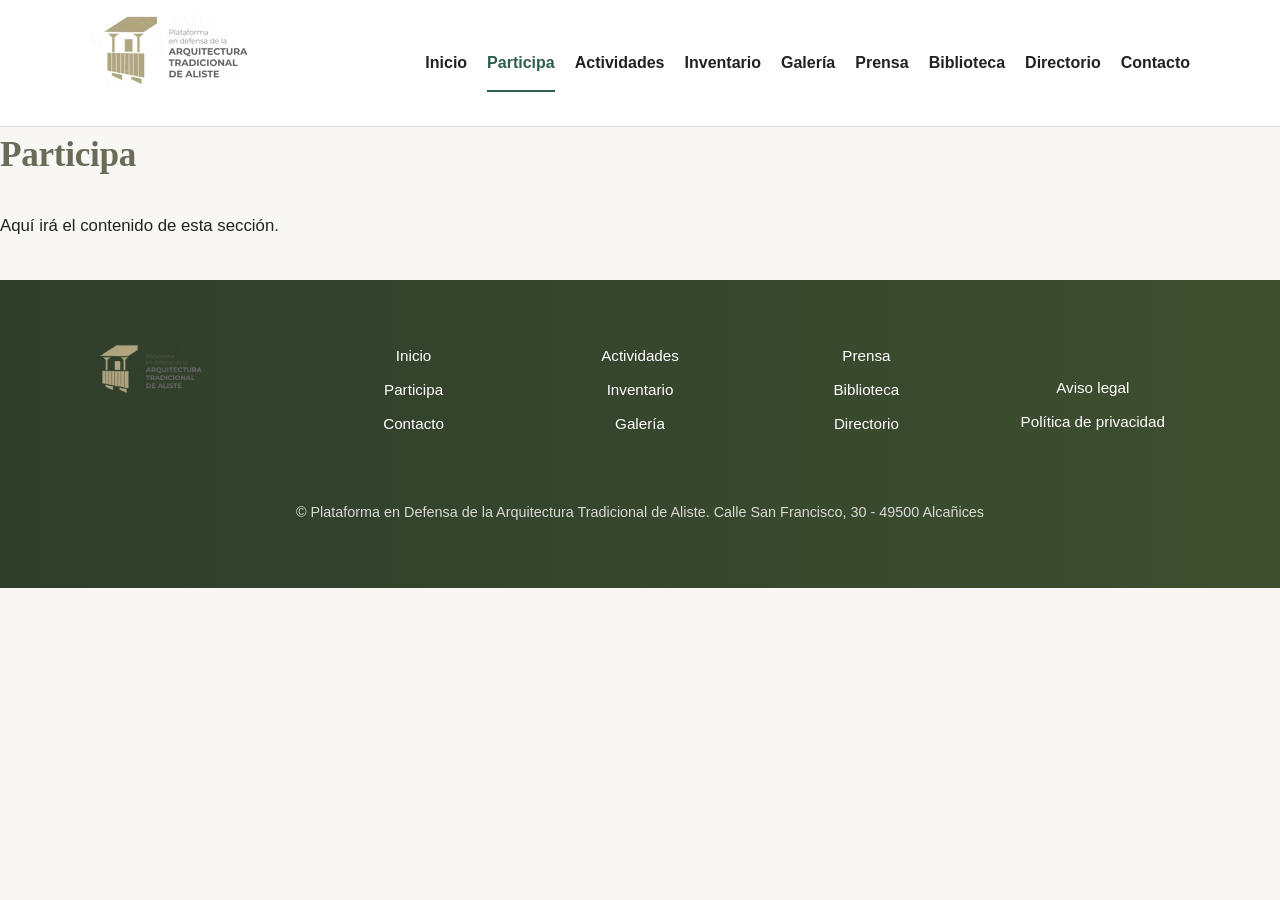
<file: participa.html>
<!DOCTYPE html>
<html lang="es">
<head>
    <meta charset="UTF-8">
    <title>Plataforma en Defensa de la Arquitectura Tradicional de Aliste</title>
    <link rel="stylesheet" href="styles.css">
</head>
<body>

<header>
    <div class="header-container">
        <h1 class="logo">
            <a href="index.html">
                <span class="sr-only">Aliste Arquitectura</span>
                <img src="images/Logo-300x300.avif" alt="Plataforma en Defensa de la Arquitectura Tradicional de Aliste">
            </a>        </h1>

        <nav>
            <a href="index.html">Inicio</a>
            <a href="participa.html">Participa</a>
            <a href="actividades.html">Actividades</a>
            <a href="inventario.html">Inventario</a>
            <a href="galeria.html">Galería</a>
            <a href="prensa.html">Prensa</a>
            <a href="biblioteca.html">Biblioteca</a>
            <a href="directorio.html">Directorio</a>
            <a href="contacto.html">Contacto</a>
        </nav>
    </div>
</header>

<main>
    <h2>Participa</h2>
    <p>Aquí irá el contenido de esta sección.</p>
</main>

<footer class="footer">

    <div class="footer-container">

        <!-- Logo -->
        <div class="footer-col">
            <a href="index.html" class="footer-logo">
                <img src="images/Logo-300x300.avif" alt="Aliste Arquitectura">
            </a>
        </div>

        <!-- Columna 1 -->
        <div class="footer-col">
            <a href="index.html">Inicio</a>
            <a href="participa.html">Participa</a>
            <a href="contacto.html">Contacto</a>
        </div>

        <!-- Columna 2 -->
        <div class="footer-col">
            <a href="actividades.html">Actividades</a>
            <a href="inventario.html">Inventario</a>
            <a href="galeria.html">Galería</a>
        </div>

        <!-- Columna 3 -->
        <div class="footer-col">
            <a href="prensa.html">Prensa</a>
            <a href="biblioteca.html">Biblioteca</a>
            <a href="directorio.html">Directorio</a>
        </div>

        <!-- Legal -->
        <div class="footer-col footer-legal">
            <a href="#">Aviso legal</a>
            <a href="#">Política de privacidad</a>
        </div>

    </div>

    <div class="footer-bottom">
        © Plataforma en Defensa de la Arquitectura Tradicional de Aliste.
        Calle San Francisco, 30 - 49500 Alcañices
    </div>

</footer>


<script src="script.js"></script>
</body>
</html>
</file>
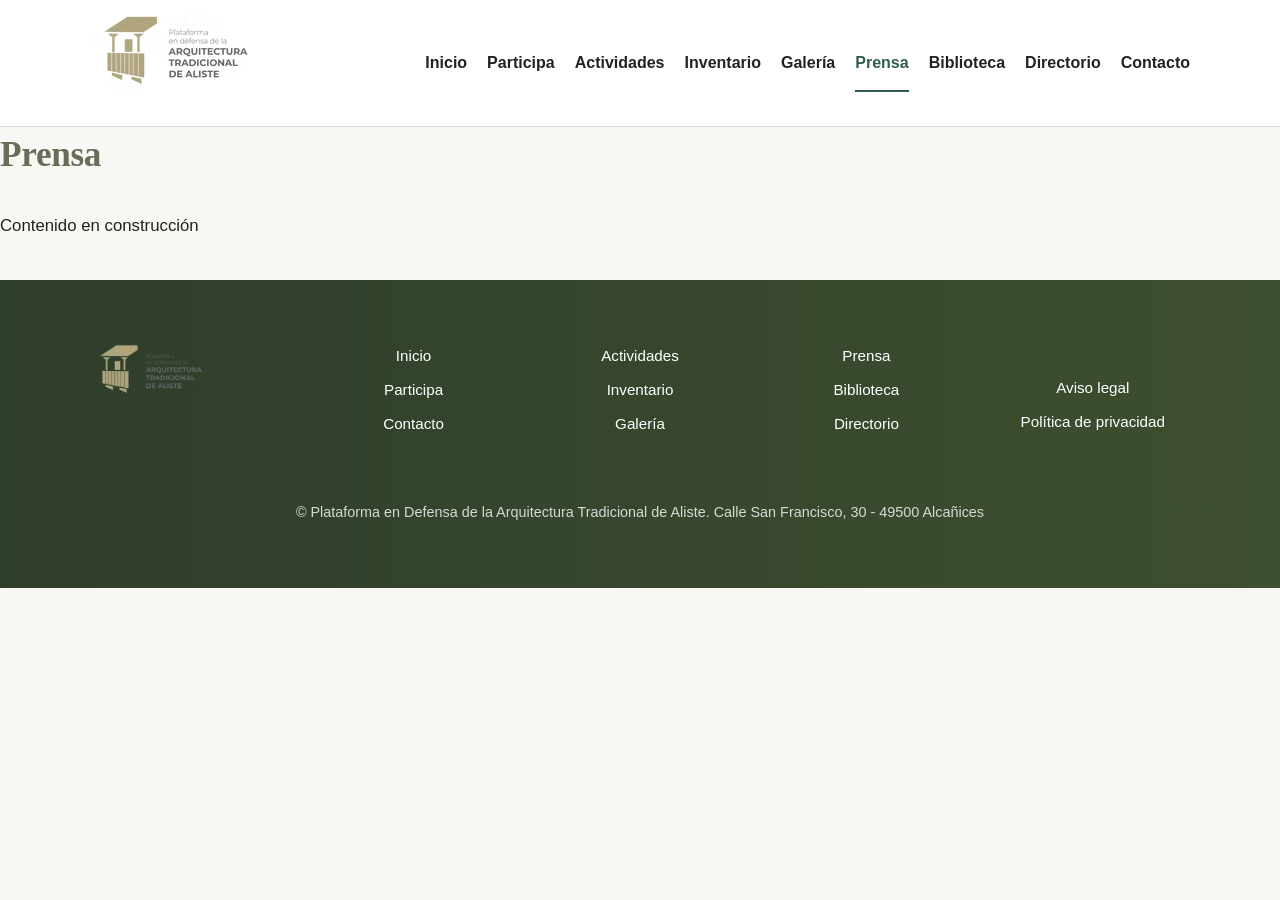
<file: prensa.html>
<!DOCTYPE html>
<html lang="es">
<head>
    <meta charset="UTF-8">
    <title>Plataforma en Defensa de la Arquitectura Tradicional de Aliste</title>
    <link rel="stylesheet" href="styles.css">
</head>
<body>

<header>
    <div class="header-container">
        <h1 class="logo">
            <a href="index.html">
                <span class="sr-only">Aliste Arquitectura</span>
                <img src="images/Logo-300x300.avif" alt="Plataforma en Defensa de la Arquitectura Tradicional de Aliste">
            </a>
        </h1>

        <nav>
            <a href="index.html">Inicio</a>
            <a href="participa.html">Participa</a>
            <a href="actividades.html">Actividades</a>
            <a href="inventario.html">Inventario</a>
            <a href="galeria.html">Galería</a>
            <a href="prensa.html">Prensa</a>
            <a href="biblioteca.html">Biblioteca</a>
            <a href="directorio.html">Directorio</a>
            <a href="contacto.html">Contacto</a>
        </nav>
    </div>
</header>

<main>
    <h2>Prensa</h2>
    <p>Contenido en construcción</p>
</main>

<footer class="footer">

    <div class="footer-container">

        <!-- Logo -->
        <div class="footer-col">
            <a href="index.html" class="footer-logo">
                <img src="images/Logo-300x300.avif" alt="Aliste Arquitectura">
            </a>
        </div>

        <!-- Columna 1 -->
        <div class="footer-col">
            <a href="index.html">Inicio</a>
            <a href="participa.html">Participa</a>
            <a href="contacto.html">Contacto</a>
        </div>

        <!-- Columna 2 -->
        <div class="footer-col">
            <a href="actividades.html">Actividades</a>
            <a href="inventario.html">Inventario</a>
            <a href="galeria.html">Galería</a>
        </div>

        <!-- Columna 3 -->
        <div class="footer-col">
            <a href="prensa.html">Prensa</a>
            <a href="biblioteca.html">Biblioteca</a>
            <a href="directorio.html">Directorio</a>
        </div>

        <!-- Legal -->
        <div class="footer-col footer-legal">
            <a href="#">Aviso legal</a>
            <a href="#">Política de privacidad</a>
        </div>

    </div>

    <div class="footer-bottom">
        © Plataforma en Defensa de la Arquitectura Tradicional de Aliste.
        Calle San Francisco, 30 - 49500 Alcañices
    </div>

</footer>


<script src="script.js"></script>
</body>
</html>
</file>
<file: styles.css>
/* RESET BÁSICO */
body {
    margin: 0;
    font-family: var(--font-main);
    color: var(--color-text);
    background: #f9f7f4;
    line-height: 1.6;
}
/* CONTENIDO CENTRADO */
main {
    margin: 0;
}


nav a.active::after {
    width: 100%;
}

.container {
    max-width: var(--max-width);
    margin: 0 auto;
    padding: 0 var(--space-md);
}


/* TÍTULOS */
h1, h2, h3 {
    margin-top: 0;
    font-family: var(--font-heading);
}
h1, h2 {
    letter-spacing: -0.3px;
}

h2 {
    font-size: 2.2rem;
    color: #6b6b5a;
}
/* HEADER */
header {
    background: white;
    border-bottom: 1px solid #ddd;
    position: relative;
    top: 0;
    z-index: 1100;
}

.header-container {
    max-width: var(--max-width);
    margin: auto;
    padding: 15px;

    display: flex;
    justify-content: space-between;
    align-items: center;
    position: relative;
}



.hero {
    position: relative;
    background-image: url("images/Tejado-inicio.avif");
    background-size: cover;
    background-position: center;
    height: 85vh;

    display: flex;
    justify-content: center;
    align-items: center;
    text-align: center;
}

.hero h1 {
    position: relative;
    z-index: 1;

    font-family: var(--font-heading);
    color: white;

    font-size: 3.8rem;
    line-height: 1.15;
    font-weight: 400;

    letter-spacing: -0.5px;

    max-width: 700px;
    padding: 0 20px;
    margin: 0 auto;
    text-shadow: 0 2px 10px rgba(0,0,0,0.4);
    text-align: center;
}

.hero::before {
    content: "";
    position: absolute;
    inset: 0;
    background: rgba(0,0,0,0.45);
}

/* MENÚ */


nav a:first-child {
    margin-left: 0;
}

nav a::after {
    content: "";
    position: absolute;
    left: 0;
    bottom: -4px;
    width: 0;
    height: 2px;
    background: var(--color-primary);
    transition: width 0.25s ease;
}

nav a:hover::after {
    width: 100%;
}
nav a.active::after {
    width: 100%;
}

/* SECCIONES */
section {
    padding: 90px 0;
}

/* FOOTER */
footer {
    background: #333;
    color: white;
    text-align: center;
    padding: 20px;
    margin-top: 40px;
    -webkit-text-size-adjust: 100%;
}
footer * {
    color: inherit;
}
footer a {
    color: inherit;
    text-decoration: none;
}


#colaboradores {
    text-align: center;
    padding: 40px;
}

.logos {
    display: grid;
    grid-template-columns: repeat(4, 1fr);
    gap: 40px;
    max-width: 1000px;
    margin: 0 auto;
}

.logos img {
    height: 100px;
    filter: grayscale(100%);
    opacity: 0.8;
}

.logos img:hover {
    filter: none;
    opacity: 1;
}
.logos a {
    display: block;
    cursor: pointer;
}

.logos a:hover img {
    filter: none;
    opacity: 1;
}


:root {
  /* Colores */
  --color-primary: #2f5d50;
  --color-secondary: #c2a878;
  --color-bg: #ffffff;
  --color-text: #222222;

  /* Tipografía */
  --font-main: 'Inter', sans-serif;
  --font-heading: 'Playfair Display', serif;

  /* Espaciado */
  --space-xs: 8px;
  --space-sm: 16px;
  --space-md: 32px;
  --space-lg: 64px;

  /* Layout */
  --max-width: 1100px;
}

/* Escala tipográfica tipo Wix */
h2 { font-size: 2.2rem; }
p  { font-size: 1.05rem; }

/* Mejor lectura global */


img {
    max-width: 100%;
    display: block;
}

.sr-only {
    position: absolute;
    left: -9999px;
}

/* ===== INVENTARIO CARDS ===== */

.inventario-grid {
    display: grid;
    grid-template-columns: repeat(2, 1fr);
    gap: var(--space-md);
}

/* Card clicable */
.card {
    position: relative;
    display: block;
    overflow: hidden;
    text-decoration: none;
    color: inherit;
}

/* Imagen */
.card img {
    width: 100%;
    height: 300px;
    object-fit: cover;
    transition: transform 0.3s ease;
}

/* Overlay inferior */
.card-title {
    backdrop-filter: blur(3px);
    position: absolute;
    bottom: 0;
    width: 100%;

    background: rgba(255,255,255,0.75);
    padding: 12px;

    font-size: 1.4rem;
}

/* Hover suave (detalle pro) */
.card:hover img {
    transform: scale(1.05);
}

.card:hover .card-title {
    background: rgba(255,255,255,0.9);
}

.button {
    display: inline-block;
    margin-top: 20px;
    padding: 12px 20px;
    background: var(--color-secondary);
    color: white;
    text-decoration: none;
}

/* ===== FOOTER ===== */

.footer {
    background: linear-gradient(to right, #2f3d2b, #3e4f2f);
    color: white;
    padding: var(--space-lg) var(--space-md);
    font-size: 0.95rem;
}

.footer-container {
    max-width: var(--max-width);
    margin: 0 auto;

    display: grid;
    grid-template-columns: repeat(5, 1fr);
    gap: var(--space-md);
    align-items: start;
}

/* Logo */
.footer-logo img {
    width: 120px;
}

/* Columnas */
.footer-col {
    display: flex;
    flex-direction: column;
    gap: 10px;
}

.footer-col a {
    color: white;
    text-decoration: none;
}

.footer-col a:hover {
    text-decoration: underline;
}

/* Legal */
.footer-legal {
    margin-top: var(--space-md);
}

/* Parte inferior */
.footer-bottom {
    text-align: center;
    margin-top: var(--space-lg);
    font-size: 0.9rem;
    opacity: 0.8;
}

.presentacion {
    background: #e6e1d8;
    padding: 100px 0;

}

.presentacion h2 {
    text-align: center;
}

.presentacion .container {
    max-width: 900px;
}

.presentacion-texto p {
    font-size: 1.1rem;
    line-height: 1.8;
    margin-top: 30px;
}

.bloque-doble {
    display: grid;
    grid-template-columns: 1.2fr 1fr;
    gap: 40px;
    align-items: center;
}

.bloque-imagen img {
    width: 100%;
    height: 100%;
    object-fit: cover;
    height: 500px;
}

.bloque-texto {
    display: flex;
    align-items: center;
    padding: 60px 80px;
}

.texto-wrapper {
    max-width: 500px;
}

.texto-wrapper p {
    margin-bottom: var(--space-sm);
    line-height: 1.6;
    text-align: left;
    opacity: 0.95;
}

.bloque-verde {
    background: #4a5438;
    color: white;
    padding: 100px 0;
    font-size: 1.05rem;
}

.bloque-verde-grid {
    display: grid;
    grid-template-columns: 1.2fr 1fr;
    gap: 80px;
    align-items: start;
}

.bloque-verde-grid > div:first-child {
    max-width: 600px;
}

.bloque-verde .container {
    max-width: 1300px;
}

/* Lista */
.lista {
    display: flex;
    flex-direction: column;
    gap: var(--space-md);
}

.item {
    display: flex;
    gap: 30px;
    margin-bottom: 40px;
}

.item p {
    max-width: 500px;
    line-height: 1.7;
}

.numero {
    font-size: 4rem;
    color: rgba(255,255,255,0.4);
    min-width: 80px;
}

.social-fixed {
    position: fixed;
    right: 20px;
    top: 50%;
    transform: translateY(-50%);
    display: flex;
    flex-direction: column;
    gap: 15px;
}

.social-fixed img {
    width: 20px;
    opacity: 0.7;
}

.social-fixed img:hover {
    opacity: 1;
}

.menu-toggle {
    display: none;
    width: 30px;
    height: 25px;
    position: relative;
    cursor: pointer;
    background: none;
    border: none;
    z-index: 1100;
}


@media (max-width: 768px) {

    /* HERO */
    .hero {
        height: 45vh;              /* más compacto */
        padding: 0 20px;
        align-items: flex-end;     /* baja el texto */
        padding-bottom: 40px;
    }

    .hero h1 {
        font-size: 1.9rem;         /* más equilibrado */
        line-height: 1.3;
        text-align: center;
    }

        .hero::before {
        background: rgba(0,0,0,0.5);
    }

    .social-fixed {
        display: none;
    }

    /* PRESENTACIÓN */
    .presentacion .container {
        padding: 0 20px;
    }

    .presentacion-texto p {
        font-size: 1rem;
    }


/* ocultamos menú por defecto */
nav {
    position: fixed;
    inset: 0; /* 👈 sustituye top/left/width/height */

    background: white;
    z-index: 1002;

    display: flex;
    flex-direction: column;

    transform: translateY(-100%);
    opacity: 0;
    transition: transform 0.3s ease, opacity 0.3s ease;

    pointer-events: none;

    overflow-y: auto;
    -webkit-overflow-scrolling: touch;

    padding-top: 80px;
    padding-bottom: 40px; /* 👈 CLAVE para no tapar con Safari */
}

nav::after {
    content: "";
    height: env(safe-area-inset-bottom);
    display: block;
}

/* cuando está activo */
nav.active {
    transform: translateY(0);
    opacity: 1;
    pointer-events: auto;
}

/* enlaces */
nav a {
    display: block;
    width: 100%;
    padding: 16px 20px;
    font-size: 1rem;
    border-bottom: 1px solid #eee;
    transition: background 0.2s ease, color 0.2s ease;
}


    /* BLOQUE DOBLE */
    .bloque-doble {
        grid-template-columns: 1fr;
    }

    .bloque-imagen img {
        height: 300px;
    }

    .bloque-texto {
        padding: 30px 20px;
    }

    /* BLOQUE VERDE */
    .bloque-verde-grid {
        grid-template-columns: 1fr;
        gap: 40px;
    }

    .bloque-verde .container {
        padding: 0 20px;
    }

    /* LISTA */
    .item {
        gap: 15px;
    }

    .numero {
        font-size: 2.5rem;
        min-width: 50px;
    }

    /* LOGOS */
    .logos {
        grid-template-columns: repeat(2, 1fr);
        gap: 20px;
    }

    .logos img {
        height: 80px;
    }

    /* HEADER (temporal) */

    /* SOCIAL */
    .social-fixed {
        right: 10px;
        gap: 10px;
    }

    .social-fixed img {
        width: 18px;
    }

    .footer-content 
    {
        flex-direction: column;
        align-items: center;
        text-align: center;
        gap: 30px;
    }

    /* FOOTER RESPONSIVE */
    footer .container {
        flex-direction: column !important;
        align-items: center;
        text-align: center;
        gap: 30px;
    }

    footer .footer-links {
        flex-direction: column !important;
        gap: 10px;
    }

    footer .footer-links a {
        text-align: center;
    }

    .footer-links {
        flex-direction: column;
        gap: 10px;
    }

    .footer-links a {
        font-size: 1rem;
    }

    .footer-logo img {
        height: 60px;
    }

    .footer-bottom {
        font-size: 0.9rem;
        padding: 0 20px;
    }

        /* FOOTER RESPONSIVE REAL */
    .footer-container {
        display: flex;
        flex-direction: column;
        align-items: center;
        text-align: center;
        gap: 25px;
    }

    .footer-col {
        width: 100%;
        align-items: center;
    }

    .footer-col a {
        text-align: center;
    }
.menu-toggle {
    display: block;
}

.inventario-grid {
    grid-template-columns: 1fr;
}

.municipio-grid {
    grid-template-columns: 1fr;
}

}

nav {
    display: flex;
    align-items: center;
}


.menu-toggle span {
    position: absolute;
    height: 3px;
    width: 100%;
    background: #333;
    left: 0;
    transition: 0.3s;
    border-radius: 2px;
    
}

.menu-toggle span:nth-child(1) { top: 0; }
.menu-toggle span:nth-child(2) { top: 10px; }
.menu-toggle span:nth-child(3) { top: 20px; }

.menu-toggle.active span:nth-child(1) {
    transform: rotate(45deg);
    top: 10px;
}

.menu-toggle.active span:nth-child(2) {
    opacity: 0;
}

.menu-toggle.active span:nth-child(3) {
    transform: rotate(-45deg);
    top: 10px;
}

.menu-overlay {
    position: fixed;
    inset: 0;
    background: rgba(0,0,0,0.25);

    opacity: 0;
    visibility: hidden;
    pointer-events: none;

    transition: opacity 0.3s ease;
    z-index: 1000;
}

.menu-overlay.active {
    opacity: 1;
    visibility: visible;
    pointer-events: auto;
}

nav a:active {
    background: #f2f2f2;
}

body.menu-open {
    overflow: hidden;
    position: fixed;
    width: 100%;
}

html {
    scroll-behavior: smooth;
}

* {
    -webkit-tap-highlight-color: transparent;
}

/* ===== ANIMACIONES SCROLL ===== */

.reveal {
    opacity: 0;
    transform: translateY(30px);
    transition: opacity 0.7s ease, transform 0.7s ease;
}

.reveal.active {
    opacity: 1;
    transform: translateY(0);
}

.hero-mini {
    padding: 60px 0 20px;
    text-align: center;
}

.hero-mini h1 {
    font-size: 2.5rem;
    color: #6b6b5a;
    margin-bottom: 10px;
}

.contenido {
    padding: 20px 0 40px;
}

.contenido .container {
    max-width: 800px;
    text-align: left;
}

.inventario {
    padding: 40px 0 80px;
}

.contenido p {
    margin-bottom: 15px;
}

/* ===== MUNICIPIOS ===== */

.municipio {
    padding: 40px 0 80px;
}

.municipio-item {
    position: relative;
    display: block;
    overflow: hidden;
    text-decoration: none;
    color: inherit;
    cursor: pointer;
}

.municipio-grid {
    display: grid;
    grid-template-columns: repeat(2, 1fr);
    gap: 40px;
}

.municipio-item h3 {
    position: absolute;
    bottom: 12px;
    left: 15px;

    color: white;
    font-size: 1.2rem;
    font-weight: 600;

    margin: 0;
    z-index: 2;
    text-shadow: 0 2px 6px rgba(0,0,0,0.6);
}

.municipio-item img {
    width: 100%;
    height: 260px;
    object-fit: cover;
    display: block;
    transition: transform 0.4s ease;
    position: relative;
    z-index: 0;
}

/* zoom suave */
.municipio-item:hover img {
    transform: scale(1.08);
}

.municipio-item:hover::before {
    background: linear-gradient(to top, rgba(0,0,0,0.65), rgba(0,0,0,0.2));
}

.linea {
    width: 100%;
    height: 2px;
    background: var(--color-primary);
    margin-top: 10px;
}

nav a {
    margin-left: 20px;
    text-decoration: none;
    color: var(--color-text);
    font-weight: 600 !important;
    position: relative;
    padding: 12px 0;
}

nav a.active {
    color: var(--color-primary);
    font-weight: 700 !important;
}

.municipio-item::after {
    content: "";
    position: absolute;
    inset: 0;
    background: rgba(0,0,0,0.15);
    opacity: 0;
    transition: opacity 0.3s ease;
}

.municipio-item:hover::after {
    opacity: 1;
}

.municipio-item::before {
    content: "";
    position: absolute;
    inset: 0;
    background: linear-gradient(to top, rgba(0,0,0,0.5), rgba(0,0,0,0.1));
    z-index: 1;
}
</file>
